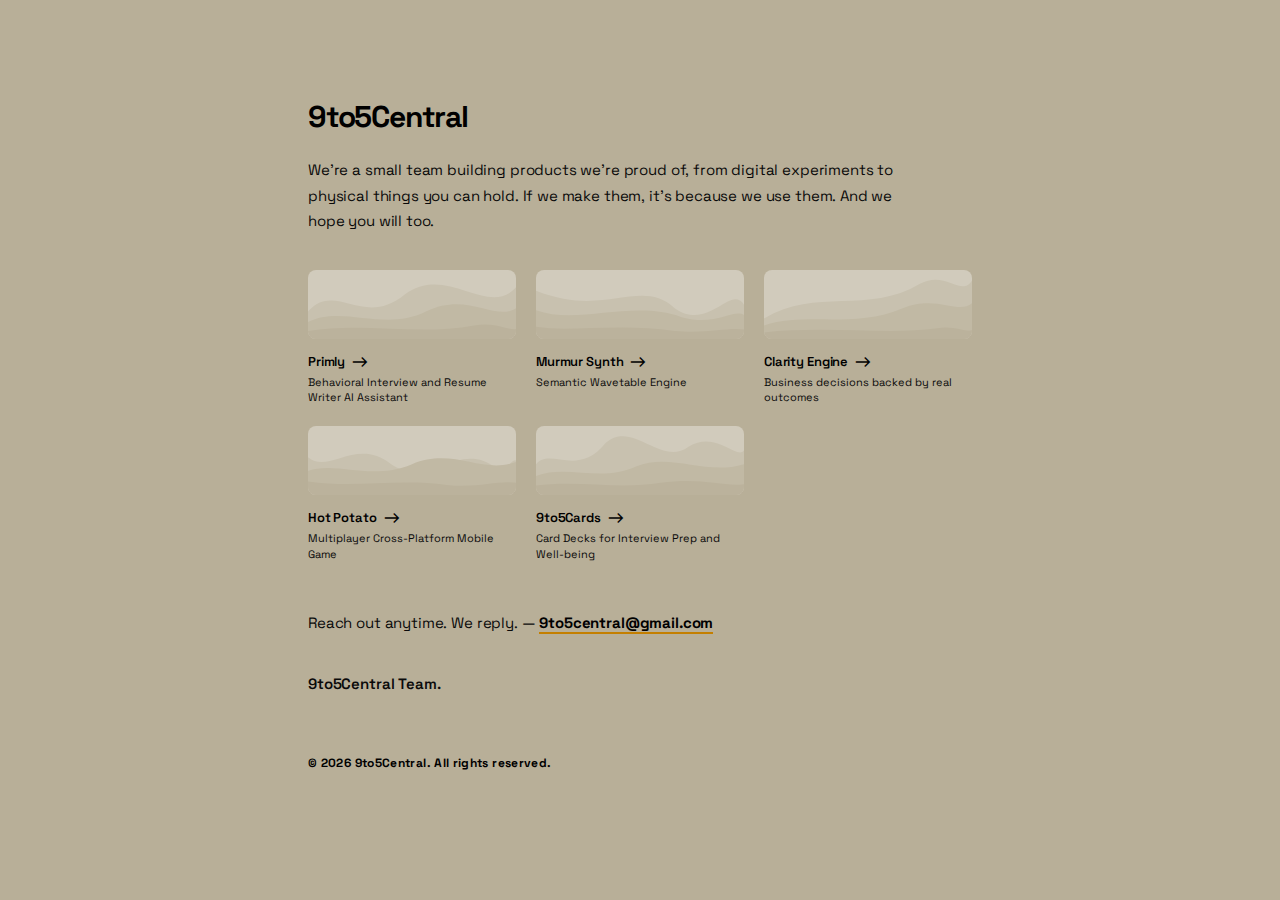
<file: index.html>
<!doctype html>
<html lang="en">
<head>
  <meta charset="utf-8">
  <meta name="viewport" content="width=device-width, initial-scale=1">
  <title>9to5Central</title>
  <link rel="preconnect" href="https://fonts.googleapis.com">
  <link rel="preconnect" href="https://fonts.gstatic.com" crossorigin>
  <link href="https://fonts.googleapis.com/css2?family=Space+Grotesk:wght@400;500;600;700&display=swap" rel="stylesheet">
  <link href="https://fonts.googleapis.com/css2?family=Material+Symbols+Outlined:opsz,wght,FILL,GRAD@20,400,0,0" rel="stylesheet">
  <link rel="stylesheet" href="styles.css">
</head>
<body>

  <h1>9to5Central</h1>

<div class="meta">
  <p>
    We’re a small team building products we’re proud of, from digital experiments to physical things you can hold. If we make them, it’s because we use them. And we hope you will too.
  </p>
</div>

  <div class="projects">

    <a href="https://www.primly.io" target="_blank" rel="noopener" class="project-card">
      <div class="project-img">
        <svg viewBox="0 0 300 100" xmlns="http://www.w3.org/2000/svg">
          <rect width="300" height="100" class="wave-bg"/>
          <path d="M0,60 C40,15 80,85 140,35 C200,-10 260,70 300,25 L300,100 L0,100Z" class="wave-1"/>
          <path d="M0,75 C50,50 110,90 170,60 C230,30 270,75 300,55 L300,100 L0,100Z" class="wave-2"/>
          <path d="M0,88 C80,75 160,95 240,80 C270,74 290,88 300,85 L300,100 L0,100Z" class="wave-3"/>
        </svg>
      </div>
      <div class="project-info">
        <div class="project-header">
          <span class="project-name">Primly</span>
          <span class="material-symbols-outlined project-arrow">east</span>
        </div>
        <span class="project-desc">Behavioral Interview and Resume Writer AI Assistant</span>
      </div>
    </a>

    <a href="https://murmursynth.com" target="_blank" rel="noopener" class="project-card">
      <div class="project-img">
        <svg viewBox="0 0 300 100" xmlns="http://www.w3.org/2000/svg">
          <rect width="300" height="100" class="wave-bg"/>
          <path d="M0,30 C100,70 150,10 200,55 C250,90 280,20 300,50 L300,100 L0,100Z" class="wave-1"/>
          <path d="M0,58 C60,80 140,42 210,68 C260,82 285,55 300,65 L300,100 L0,100Z" class="wave-2"/>
          <path d="M0,82 C50,90 120,76 200,88 C250,92 280,82 300,86 L300,100 L0,100Z" class="wave-3"/>
        </svg>
      </div>
      <div class="project-info">
        <div class="project-header">
          <span class="project-name">Murmur Synth</span>
          <span class="material-symbols-outlined project-arrow">east</span>
        </div>
        <span class="project-desc">Semantic Wavetable Engine</span>
      </div>
    </a>

    <a href="https://clarityengine.cc" target="_blank" rel="noopener" class="project-card">
      <div class="project-img">
        <svg viewBox="0 0 300 100" xmlns="http://www.w3.org/2000/svg">
          <rect width="300" height="100" class="wave-bg"/>
          <path d="M0,70 C75,25 150,65 225,20 C262,0 285,40 300,15 L300,100 L0,100Z" class="wave-1"/>
          <path d="M0,80 C60,60 130,85 200,55 C250,35 280,65 300,48 L300,100 L0,100Z" class="wave-2"/>
          <path d="M0,90 C90,80 180,94 250,84 C275,80 290,90 300,87 L300,100 L0,100Z" class="wave-3"/>
        </svg>
      </div>
      <div class="project-info">
        <div class="project-header">
          <span class="project-name">Clarity Engine</span>
          <span class="material-symbols-outlined project-arrow">east</span>
        </div>
        <span class="project-desc">Business decisions backed by real outcomes</span>
      </div>
    </a>

    <a href="/hotpotato" class="project-card">
      <div class="project-img">
        <svg viewBox="0 0 300 100" xmlns="http://www.w3.org/2000/svg">
          <rect width="300" height="100" class="wave-bg"/>
          <path d="M0,45 C30,70 70,15 120,55 C170,90 220,20 270,60 C285,70 295,45 300,50 L300,100 L0,100Z" class="wave-1"/>
          <path d="M0,65 C40,50 90,80 150,55 C210,30 250,70 300,52 L300,100 L0,100Z" class="wave-2"/>
          <path d="M0,80 C70,90 130,75 200,85 C245,90 275,78 300,82 L300,100 L0,100Z" class="wave-3"/>
        </svg>
      </div>
      <div class="project-info">
        <div class="project-header">
          <span class="project-name">Hot Potato</span>
          <span class="material-symbols-outlined project-arrow">east</span>
        </div>
        <span class="project-desc">Multiplayer Cross-Platform Mobile Game</span>
      </div>
    </a>

    <a href="https://9to5cards.com" target="_blank" rel="noopener" class="project-card">
      <div class="project-img">
        <svg viewBox="0 0 300 100" xmlns="http://www.w3.org/2000/svg">
          <rect width="300" height="100" class="wave-bg"/>
          <path d="M0,55 C20,30 60,75 100,25 C140,-10 180,60 220,30 C260,5 290,50 300,35 L300,100 L0,100Z" class="wave-1"/>
          <path d="M0,72 C45,55 95,82 145,58 C195,38 245,72 300,55 L300,100 L0,100Z" class="wave-2"/>
          <path d="M0,86 C60,78 120,92 180,82 C240,74 270,88 300,84 L300,100 L0,100Z" class="wave-3"/>
        </svg>
      </div>
      <div class="project-info">
        <div class="project-header">
          <span class="project-name">9to5Cards</span>
          <span class="material-symbols-outlined project-arrow">east</span>
        </div>
        <span class="project-desc">Card Decks for Interview Prep and Well-being</span>
      </div>
    </a>

  </div>

<p class="meta">
  Reach out anytime. We reply. —
  <a href="mailto:9to5central@gmail.com">9to5central@gmail.com</a>
</p>

<p class="signature">
  9to5Central Team.
</p>

<p class="copyright">
  © <span id="year"></span> 9to5Central. All rights reserved.
</p>

<script>
  document.getElementById("year").textContent = new Date().getFullYear();
</script>

</body>
</html>
</file>
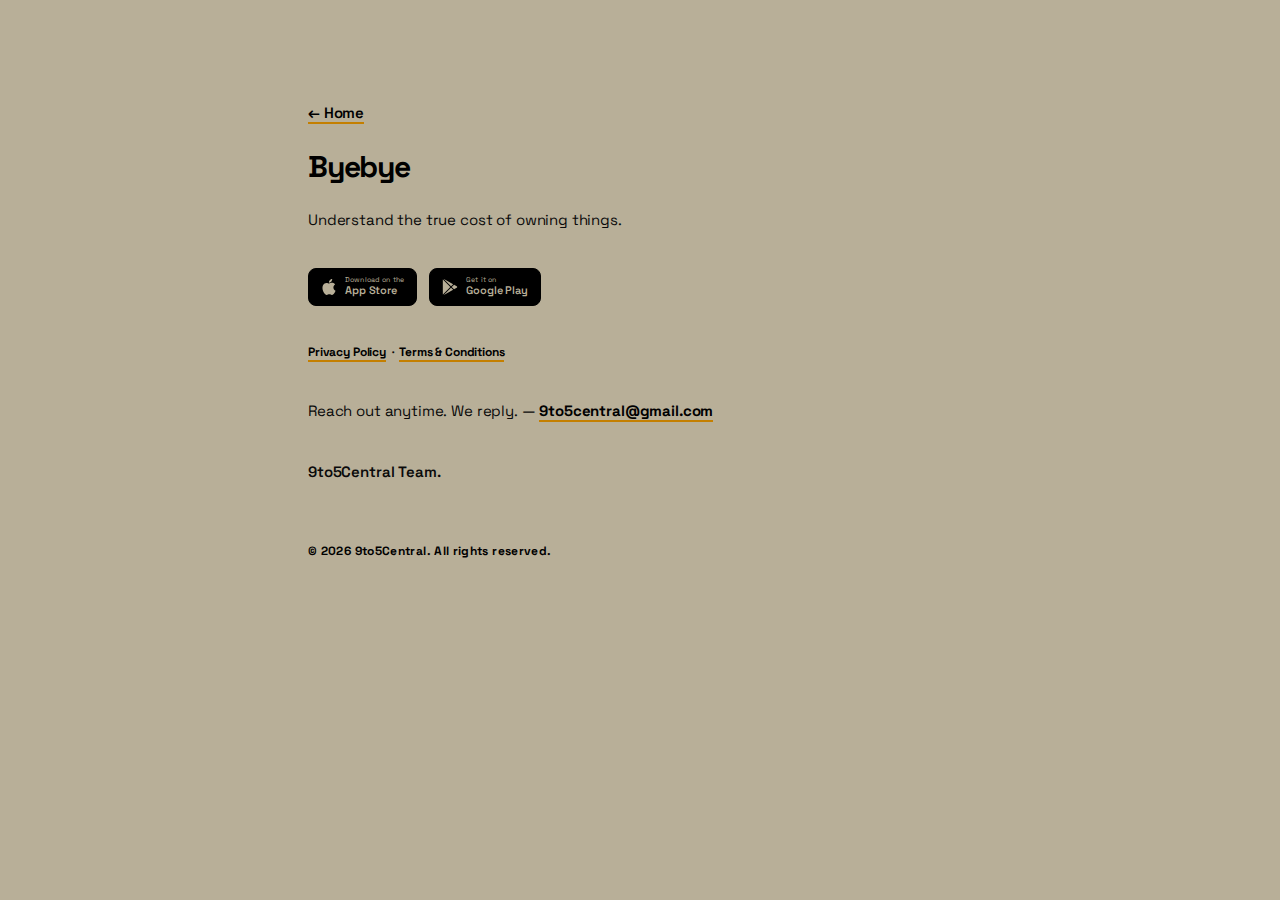
<file: byebye/index.html>
<!doctype html>
<html lang="en">
<head>
  <meta charset="utf-8">
  <meta name="viewport" content="width=device-width, initial-scale=1">
  <title>Byebye</title>
  <link rel="preconnect" href="https://fonts.googleapis.com">
  <link rel="preconnect" href="https://fonts.gstatic.com" crossorigin>
  <link href="https://fonts.googleapis.com/css2?family=Space+Grotesk:wght@400;500;600;700&display=swap" rel="stylesheet">
  <link rel="stylesheet" href="/styles.css">
</head>
<body>

  <p class="back"><a href="/">← Home</a></p>

  <h1>Byebye</h1>

  <div class="meta">
    Understand the true cost of owning things.
  </div>

  <div class="badges">
    <a href="https://www.apple.com/app-store/" target="_blank" rel="noopener" class="badge">
      <svg width="16" height="20" viewBox="0 0 24 24" fill="currentColor" xmlns="http://www.w3.org/2000/svg">
        <path d="M12.152 6.896c-.948 0-2.415-1.078-3.96-1.04-2.04.027-3.913 1.183-4.961 3.014-2.117 3.675-.546 9.103 1.519 12.09 1.013 1.454 2.208 3.09 3.792 3.039 1.52-.065 2.09-.986 3.935-.986 1.831 0 2.35.986 3.96.948 1.637-.026 2.676-1.48 3.676-2.948 1.156-1.688 1.636-3.325 1.662-3.415-.039-.013-3.182-1.221-3.22-4.857-.026-3.04 2.48-4.494 2.597-4.559-1.429-2.09-3.623-2.324-4.39-2.376-2-.156-3.675 1.09-4.61 1.09z"/>
        <path d="M15.53 3.83c.843-1.012 1.4-2.427 1.245-3.83-1.207.052-2.662.805-3.532 1.818-.78.896-1.454 2.338-1.273 3.714 1.338.104 2.715-.688 3.559-1.701z"/>
      </svg>
      <div class="badge-text">
        <small>Download on the</small>
        App Store
      </div>
    </a>
    <a href="https://play.google.com/store" target="_blank" rel="noopener" class="badge">
      <svg width="16" height="18" viewBox="0 0 24 24" fill="currentColor" xmlns="http://www.w3.org/2000/svg">
        <path d="M22.018 13.298l-3.919 2.218-3.515-3.493 3.543-3.521 3.891 2.202a1.49 1.49 0 0 1 0 2.594zM1.337.924a1.486 1.486 0 0 0-.112.568v21.017c0 .217.045.419.124.6l11.155-11.087L1.337.924zm12.207 10.065l3.258-3.238L3.45.195a1.466 1.466 0 0 0-.946-.179l11.04 10.973zm0 2.067l-11 10.933c.298.036.612-.016.906-.183l13.324-7.54-3.23-3.21z"/>
      </svg>
      <div class="badge-text">
        <small>Get it on</small>
        Google Play
      </div>
    </a>
  </div>

  <p class="legal">
    <a href="privacy-policy.html">Privacy Policy</a> &nbsp;·&nbsp; <a href="terms-conditions.html">Terms & Conditions</a>
  </p>

<p class="meta">
  Reach out anytime. We reply. —
  <a href="mailto:9to5central@gmail.com">9to5central@gmail.com</a>
</p>

<p class="signature">
  9to5Central Team.
</p>

<p class="copyright">
  © <span id="year"></span> 9to5Central. All rights reserved.
</p>

<script>
  document.getElementById("year").textContent = new Date().getFullYear();
</script>

</body>
</html>
</file>
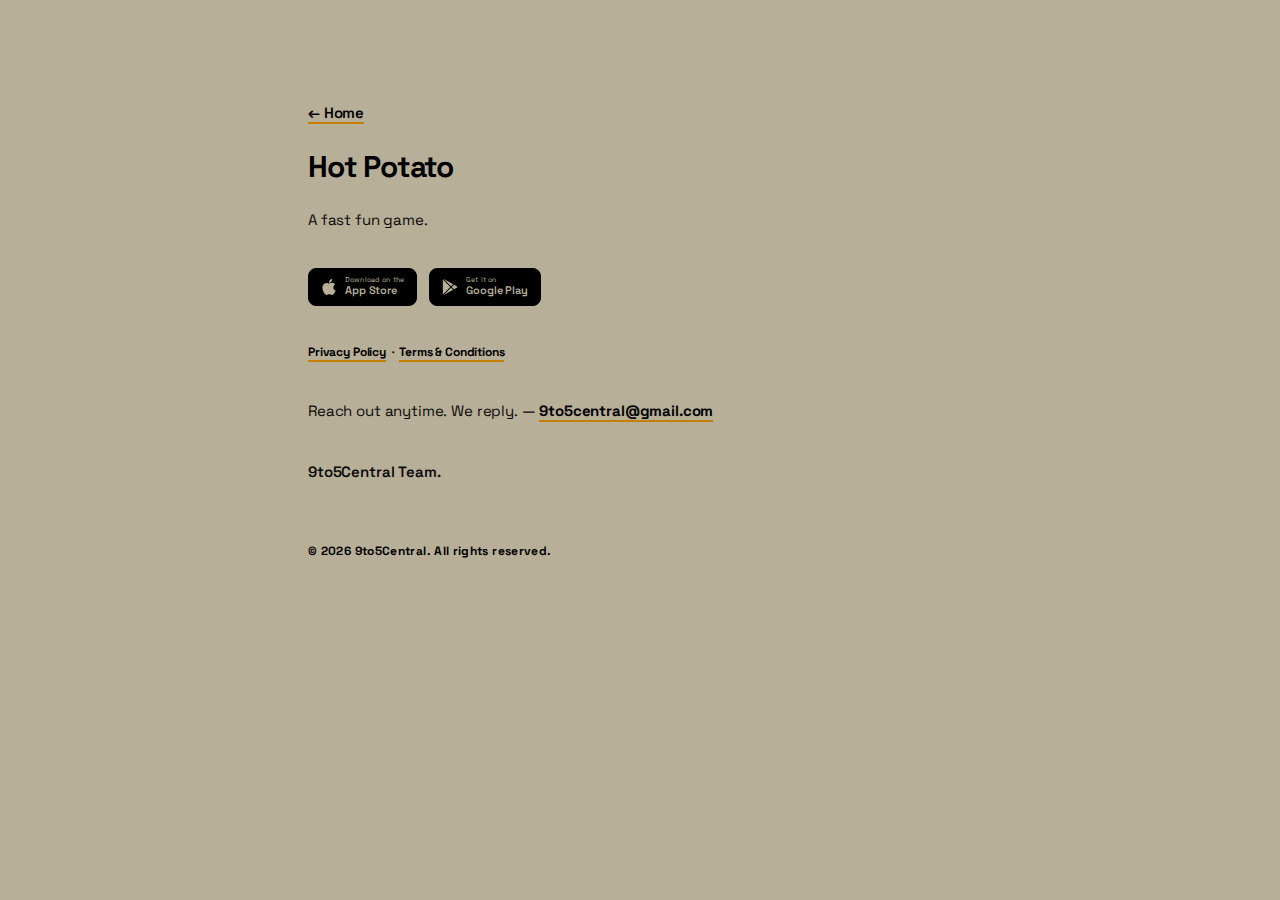
<file: hotpotato/index.html>
<!doctype html>
<html lang="en">
<head>
  <meta charset="utf-8">
  <meta name="viewport" content="width=device-width, initial-scale=1">
  <title>Hot Potato</title>
  <link rel="preconnect" href="https://fonts.googleapis.com">
  <link rel="preconnect" href="https://fonts.gstatic.com" crossorigin>
  <link href="https://fonts.googleapis.com/css2?family=Space+Grotesk:wght@400;500;600;700&display=swap" rel="stylesheet">
  <link rel="stylesheet" href="/styles.css">
</head>
<body>

  <p class="back"><a href="/">← Home</a></p>

  <h1>Hot Potato</h1>

  <div class="meta">
    A fast fun game.
  </div>

  <div class="badges">
    <a href="https://www.apple.com/app-store/" target="_blank" rel="noopener" class="badge">
      <svg width="16" height="20" viewBox="0 0 24 24" fill="currentColor" xmlns="http://www.w3.org/2000/svg">
        <path d="M12.152 6.896c-.948 0-2.415-1.078-3.96-1.04-2.04.027-3.913 1.183-4.961 3.014-2.117 3.675-.546 9.103 1.519 12.09 1.013 1.454 2.208 3.09 3.792 3.039 1.52-.065 2.09-.986 3.935-.986 1.831 0 2.35.986 3.96.948 1.637-.026 2.676-1.48 3.676-2.948 1.156-1.688 1.636-3.325 1.662-3.415-.039-.013-3.182-1.221-3.22-4.857-.026-3.04 2.48-4.494 2.597-4.559-1.429-2.09-3.623-2.324-4.39-2.376-2-.156-3.675 1.09-4.61 1.09z"/>
        <path d="M15.53 3.83c.843-1.012 1.4-2.427 1.245-3.83-1.207.052-2.662.805-3.532 1.818-.78.896-1.454 2.338-1.273 3.714 1.338.104 2.715-.688 3.559-1.701z"/>
      </svg>
      <div class="badge-text">
        <small>Download on the</small>
        App Store
      </div>
    </a>
    <a href="https://play.google.com/store" target="_blank" rel="noopener" class="badge">
      <svg width="16" height="18" viewBox="0 0 24 24" fill="currentColor" xmlns="http://www.w3.org/2000/svg">
        <path d="M22.018 13.298l-3.919 2.218-3.515-3.493 3.543-3.521 3.891 2.202a1.49 1.49 0 0 1 0 2.594zM1.337.924a1.486 1.486 0 0 0-.112.568v21.017c0 .217.045.419.124.6l11.155-11.087L1.337.924zm12.207 10.065l3.258-3.238L3.45.195a1.466 1.466 0 0 0-.946-.179l11.04 10.973zm0 2.067l-11 10.933c.298.036.612-.016.906-.183l13.324-7.54-3.23-3.21z"/>
      </svg>
      <div class="badge-text">
        <small>Get it on</small>
        Google Play
      </div>
    </a>
  </div>

  <p class="legal">
    <a href="privacy-policy.html">Privacy Policy</a> &nbsp;·&nbsp; <a href="terms-conditions.html">Terms & Conditions</a>
  </p>

<p class="meta">
  Reach out anytime. We reply. —
  <a href="mailto:9to5central@gmail.com">9to5central@gmail.com</a>
</p>

<p class="signature">
  9to5Central Team.
</p>

<p class="copyright">
  © <span id="year"></span> 9to5Central. All rights reserved.
</p>

<script>
  document.getElementById("year").textContent = new Date().getFullYear();
</script>

</body>
</html>
</file>
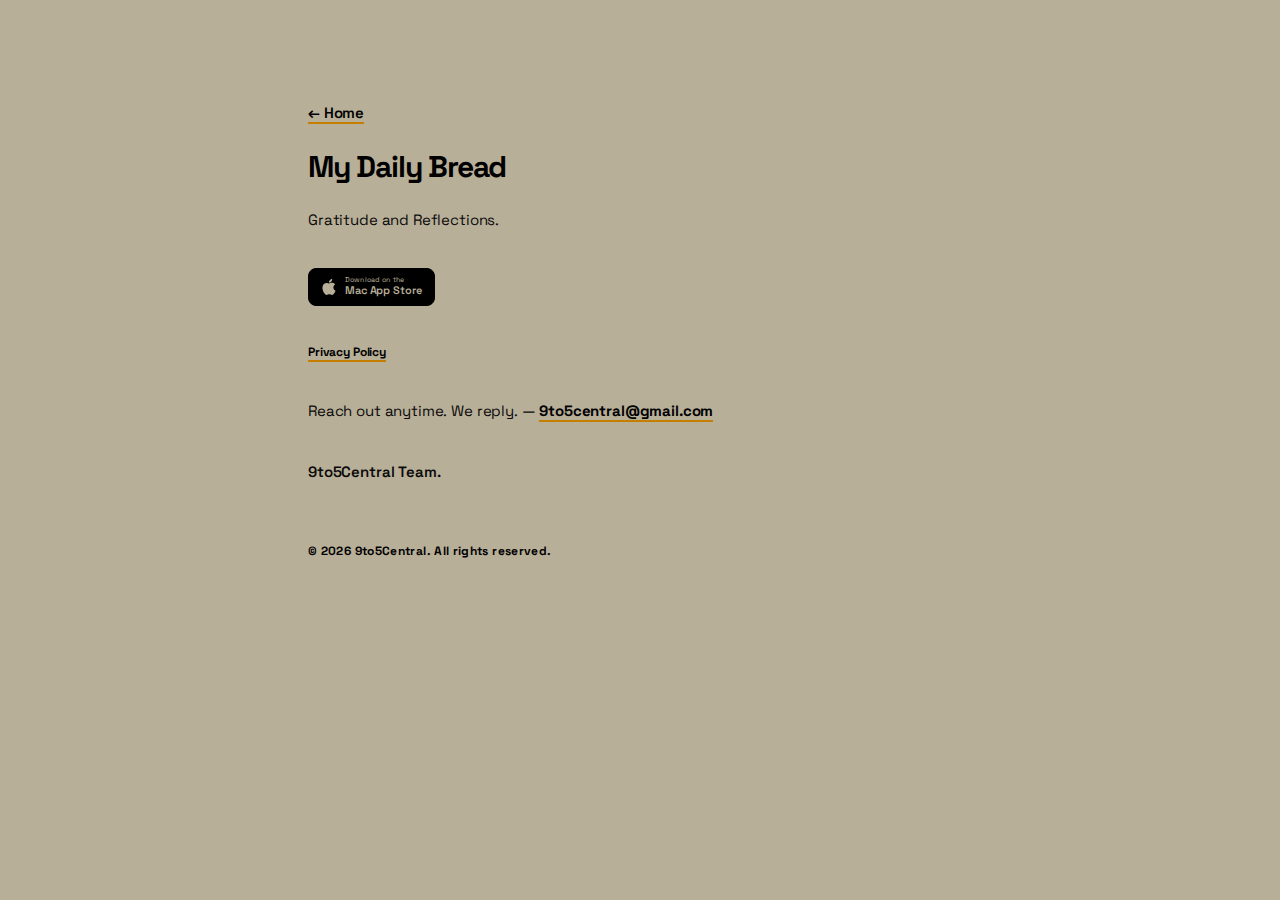
<file: mydailybread/index.html>
<!doctype html>
<html lang="en">
<head>
  <meta charset="utf-8">
  <meta name="viewport" content="width=device-width, initial-scale=1">
  <title>My Daily Bread</title>
  <link rel="preconnect" href="https://fonts.googleapis.com">
  <link rel="preconnect" href="https://fonts.gstatic.com" crossorigin>
  <link href="https://fonts.googleapis.com/css2?family=Space+Grotesk:wght@400;500;600;700&display=swap" rel="stylesheet">
  <link rel="stylesheet" href="/styles.css">
</head>
<body>

  <p class="back"><a href="/">← Home</a></p>

  <h1>My Daily Bread</h1>

  <div class="meta">
    Gratitude and Reflections.
  </div>

  <div class="badges">
    <a href="#" target="_blank" rel="noopener" class="badge">
      <svg width="16" height="20" viewBox="0 0 24 24" fill="currentColor" xmlns="http://www.w3.org/2000/svg">
        <path d="M12.152 6.896c-.948 0-2.415-1.078-3.96-1.04-2.04.027-3.913 1.183-4.961 3.014-2.117 3.675-.546 9.103 1.519 12.09 1.013 1.454 2.208 3.09 3.792 3.039 1.52-.065 2.09-.986 3.935-.986 1.831 0 2.35.986 3.96.948 1.637-.026 2.676-1.48 3.676-2.948 1.156-1.688 1.636-3.325 1.662-3.415-.039-.013-3.182-1.221-3.22-4.857-.026-3.04 2.48-4.494 2.597-4.559-1.429-2.09-3.623-2.324-4.39-2.376-2-.156-3.675 1.09-4.61 1.09z"/>
        <path d="M15.53 3.83c.843-1.012 1.4-2.427 1.245-3.83-1.207.052-2.662.805-3.532 1.818-.78.896-1.454 2.338-1.273 3.714 1.338.104 2.715-.688 3.559-1.701z"/>
      </svg>
      <div class="badge-text">
        <small>Download on the</small>
        Mac App Store
      </div>
    </a>
  </div>

  <p class="legal">
    <a href="privacy-policy.html">Privacy Policy</a>
  </p>

<p class="meta">
  Reach out anytime. We reply. —
  <a href="mailto:9to5central@gmail.com">9to5central@gmail.com</a>
</p>

<p class="signature">
  9to5Central Team.
</p>

<p class="copyright">
  © <span id="year"></span> 9to5Central. All rights reserved.
</p>

<script>
  document.getElementById("year").textContent = new Date().getFullYear();
</script>

</body>
</html>
</file>
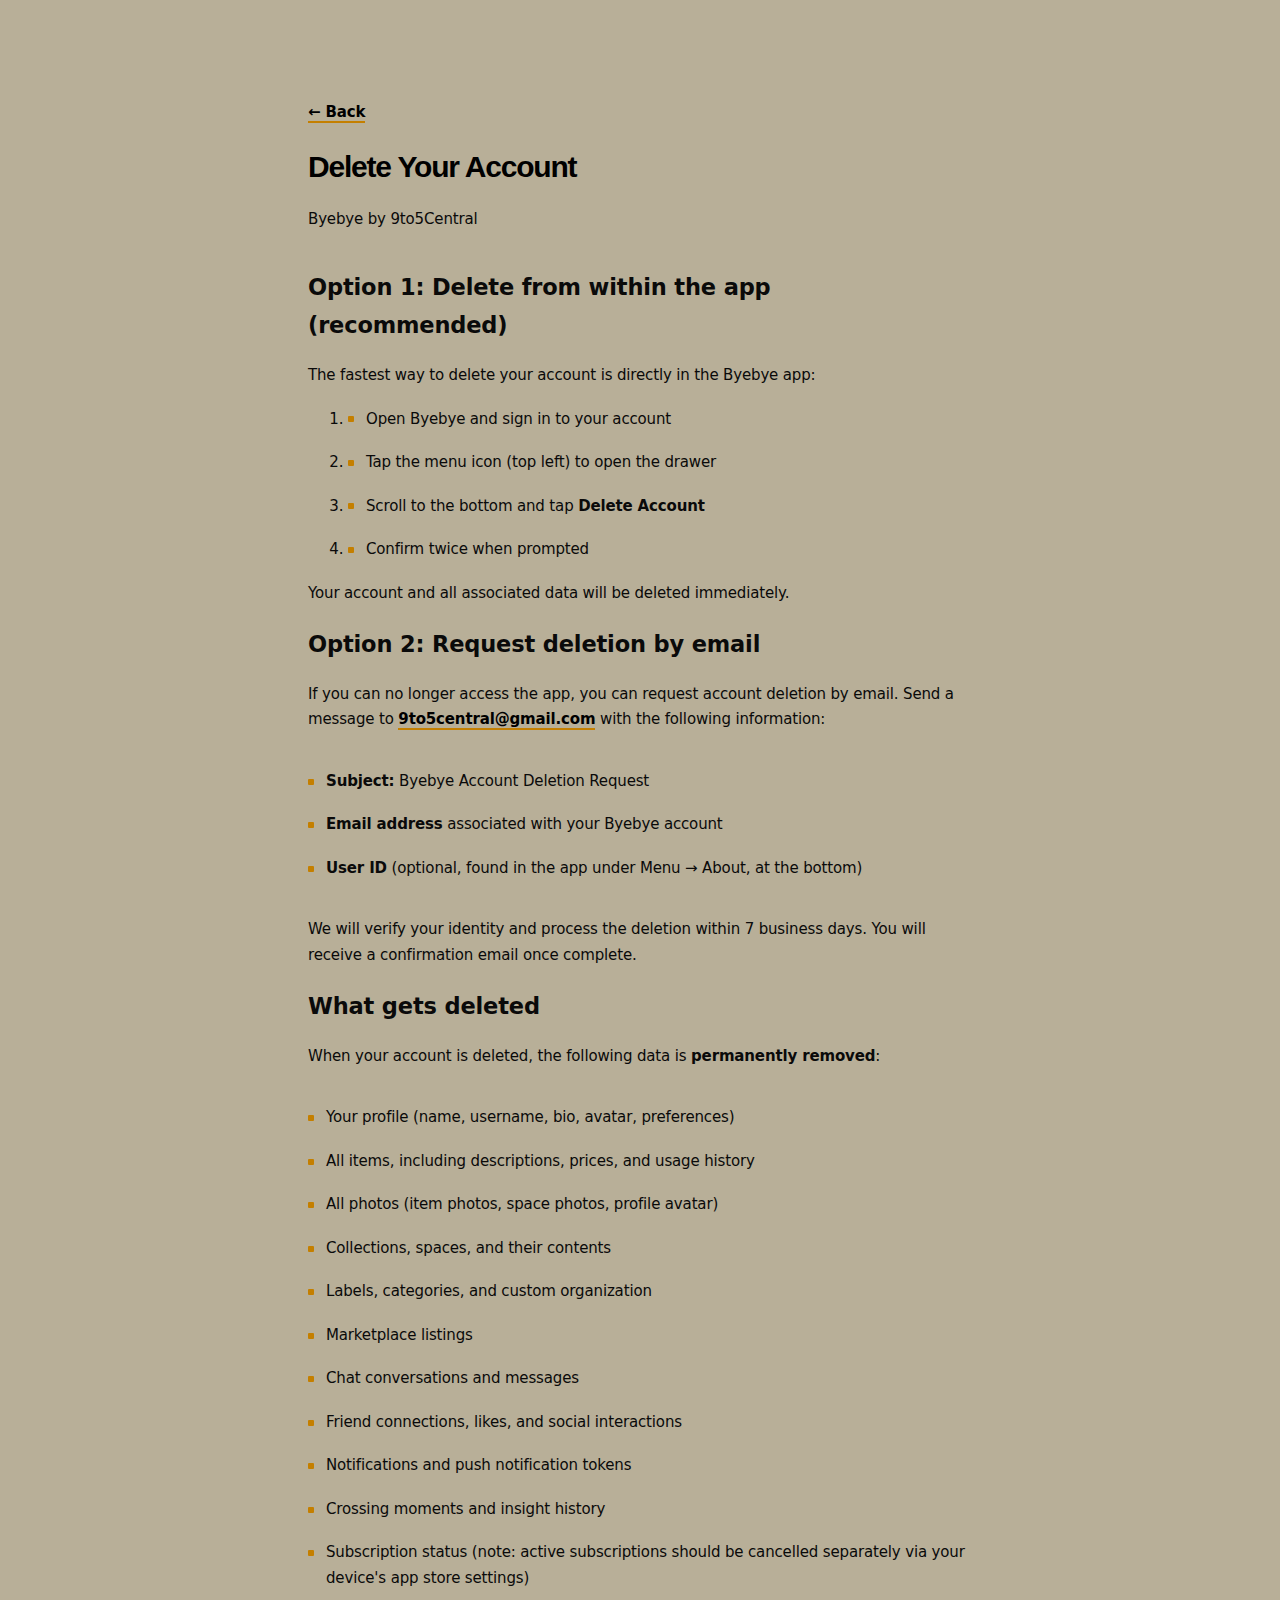
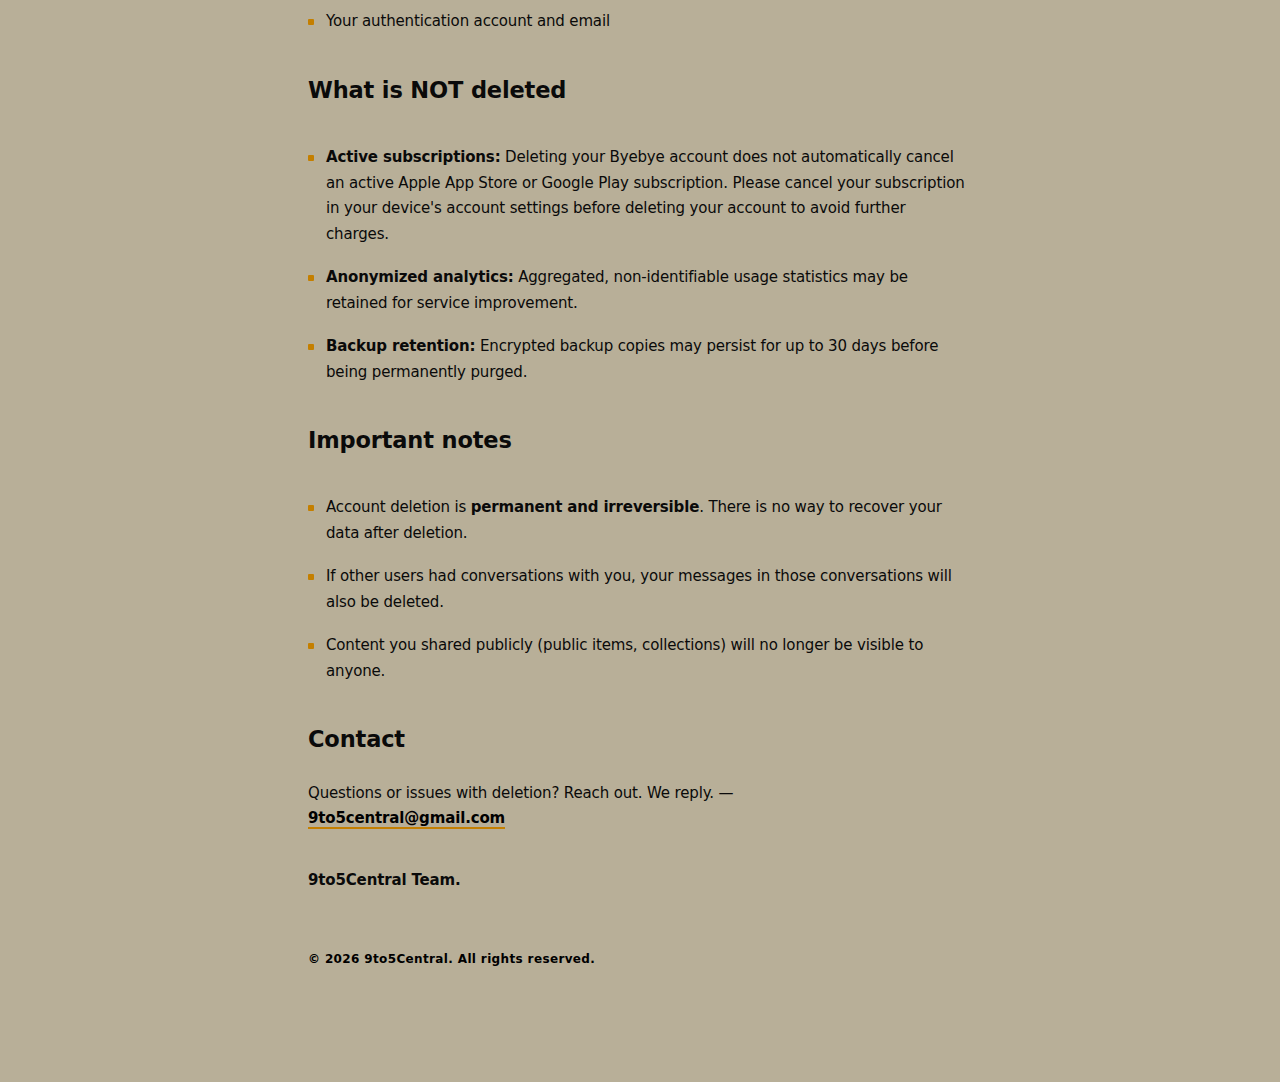
<file: byebye/delete-account.html>
<!doctype html>
<html lang="en">
<head>
  <meta charset="utf-8">
  <meta name="viewport" content="width=device-width, initial-scale=1">
  <title>Delete Account | Byebye</title>
  <link rel="preconnect" href="https://fonts.googleapis.com">
  <link rel="preconnect" href="https://fonts.gstatic.com" crossorigin>
  <link href="https://fonts.googleapis.com/css2?family=Zalando+Sans+Expanded:wght@400;500;600;700;900&display=swap" rel="stylesheet">
  <link rel="stylesheet" href="/styles.css">
</head>
<body>

  <p class="back"><a href="/byebye">&larr; Back</a></p>

  <h1>Delete Your Account</h1>
  <div class="meta">Byebye by 9to5Central</div>

  <h2>Option 1: Delete from within the app (recommended)</h2>
  <p>
    The fastest way to delete your account is directly in the Byebye app:
  </p>
  <ol>
    <li>Open Byebye and sign in to your account</li>
    <li>Tap the menu icon (top left) to open the drawer</li>
    <li>Scroll to the bottom and tap <strong>Delete Account</strong></li>
    <li>Confirm twice when prompted</li>
  </ol>
  <p>Your account and all associated data will be deleted immediately.</p>

  <h2>Option 2: Request deletion by email</h2>
  <p>
    If you can no longer access the app, you can request account deletion by email.
    Send a message to
    <a href="mailto:9to5central@gmail.com?subject=Byebye%20Account%20Deletion%20Request">9to5central@gmail.com</a>
    with the following information:
  </p>
  <ul>
    <li><strong>Subject:</strong> Byebye Account Deletion Request</li>
    <li><strong>Email address</strong> associated with your Byebye account</li>
    <li><strong>User ID</strong> (optional, found in the app under Menu &rarr; About, at the bottom)</li>
  </ul>
  <p>
    We will verify your identity and process the deletion within 7 business days.
    You will receive a confirmation email once complete.
  </p>

  <h2>What gets deleted</h2>
  <p>When your account is deleted, the following data is <strong>permanently removed</strong>:</p>
  <ul>
    <li>Your profile (name, username, bio, avatar, preferences)</li>
    <li>All items, including descriptions, prices, and usage history</li>
    <li>All photos (item photos, space photos, profile avatar)</li>
    <li>Collections, spaces, and their contents</li>
    <li>Labels, categories, and custom organization</li>
    <li>Marketplace listings</li>
    <li>Chat conversations and messages</li>
    <li>Friend connections, likes, and social interactions</li>
    <li>Notifications and push notification tokens</li>
    <li>Crossing moments and insight history</li>
    <li>Subscription status (note: active subscriptions should be cancelled separately via your device's app store settings)</li>
    <li>Your authentication account and email</li>
  </ul>

  <h2>What is NOT deleted</h2>
  <ul>
    <li><strong>Active subscriptions:</strong> Deleting your Byebye account does not automatically cancel an active Apple App Store or Google Play subscription. Please cancel your subscription in your device's account settings before deleting your account to avoid further charges.</li>
    <li><strong>Anonymized analytics:</strong> Aggregated, non-identifiable usage statistics may be retained for service improvement.</li>
    <li><strong>Backup retention:</strong> Encrypted backup copies may persist for up to 30 days before being permanently purged.</li>
  </ul>

  <h2>Important notes</h2>
  <ul>
    <li>Account deletion is <strong>permanent and irreversible</strong>. There is no way to recover your data after deletion.</li>
    <li>If other users had conversations with you, your messages in those conversations will also be deleted.</li>
    <li>Content you shared publicly (public items, collections) will no longer be visible to anyone.</li>
  </ul>

  <h2>Contact</h2>
  <p class="meta">
    Questions or issues with deletion? Reach out. We reply. &mdash;
    <a href="mailto:9to5central@gmail.com">9to5central@gmail.com</a>
  </p>

  <p class="signature">
    9to5Central Team.
  </p>

  <p class="copyright">
    &copy; <span id="year"></span> 9to5Central. All rights reserved.
  </p>

  <script>
    document.getElementById("year").textContent = new Date().getFullYear();
  </script>

</body>
</html>
</file>
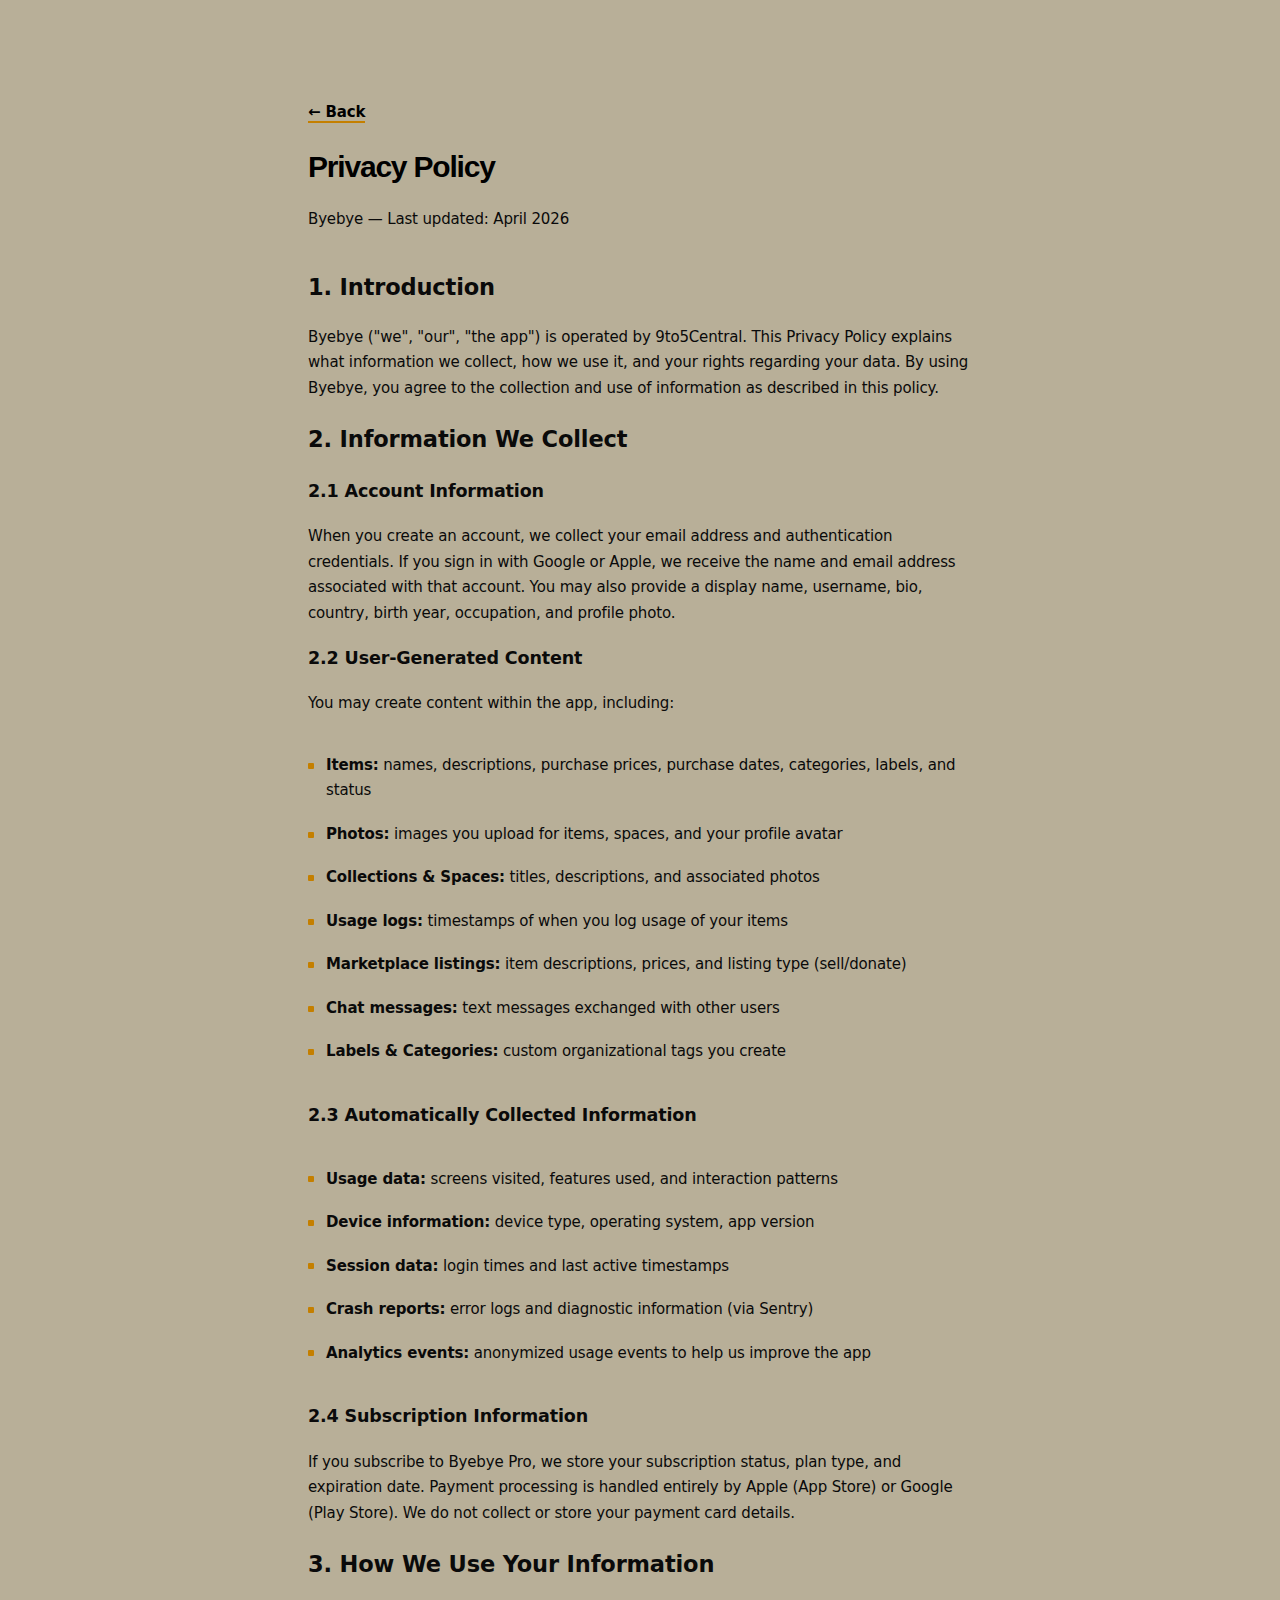
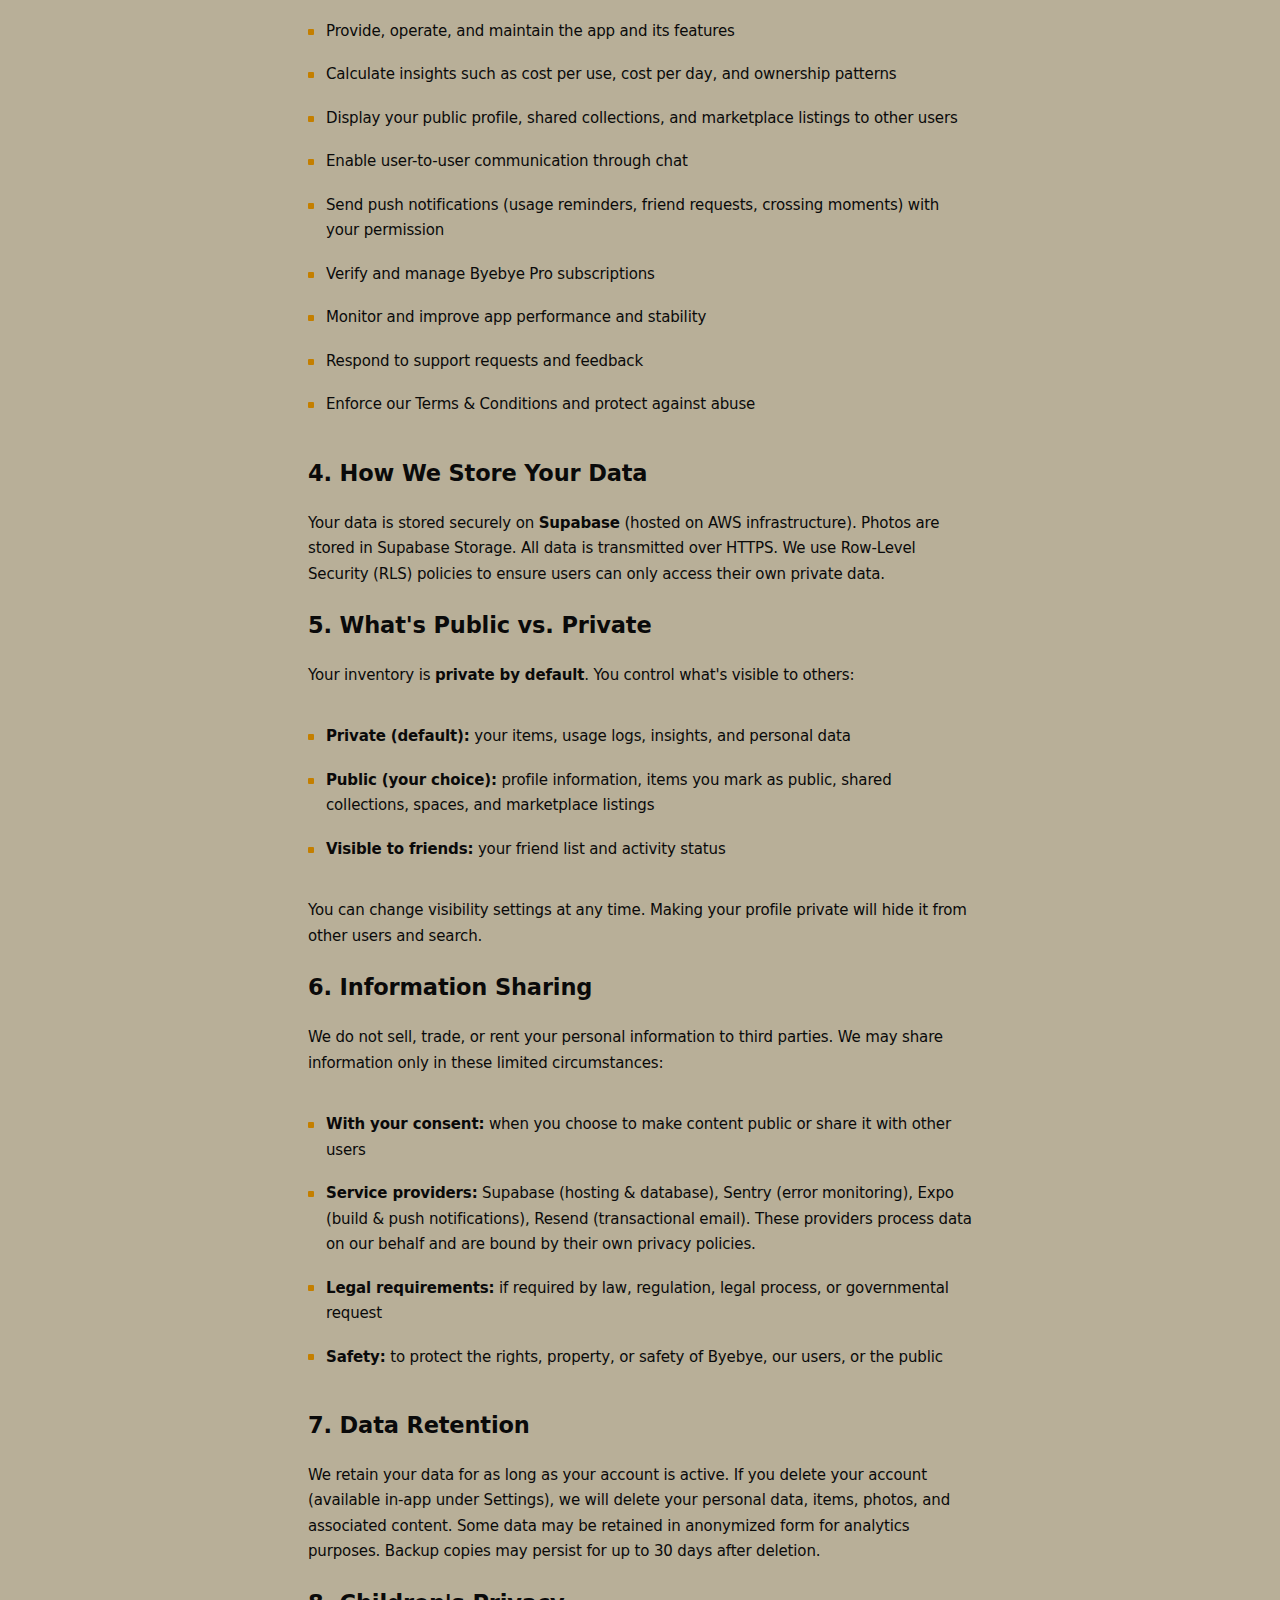
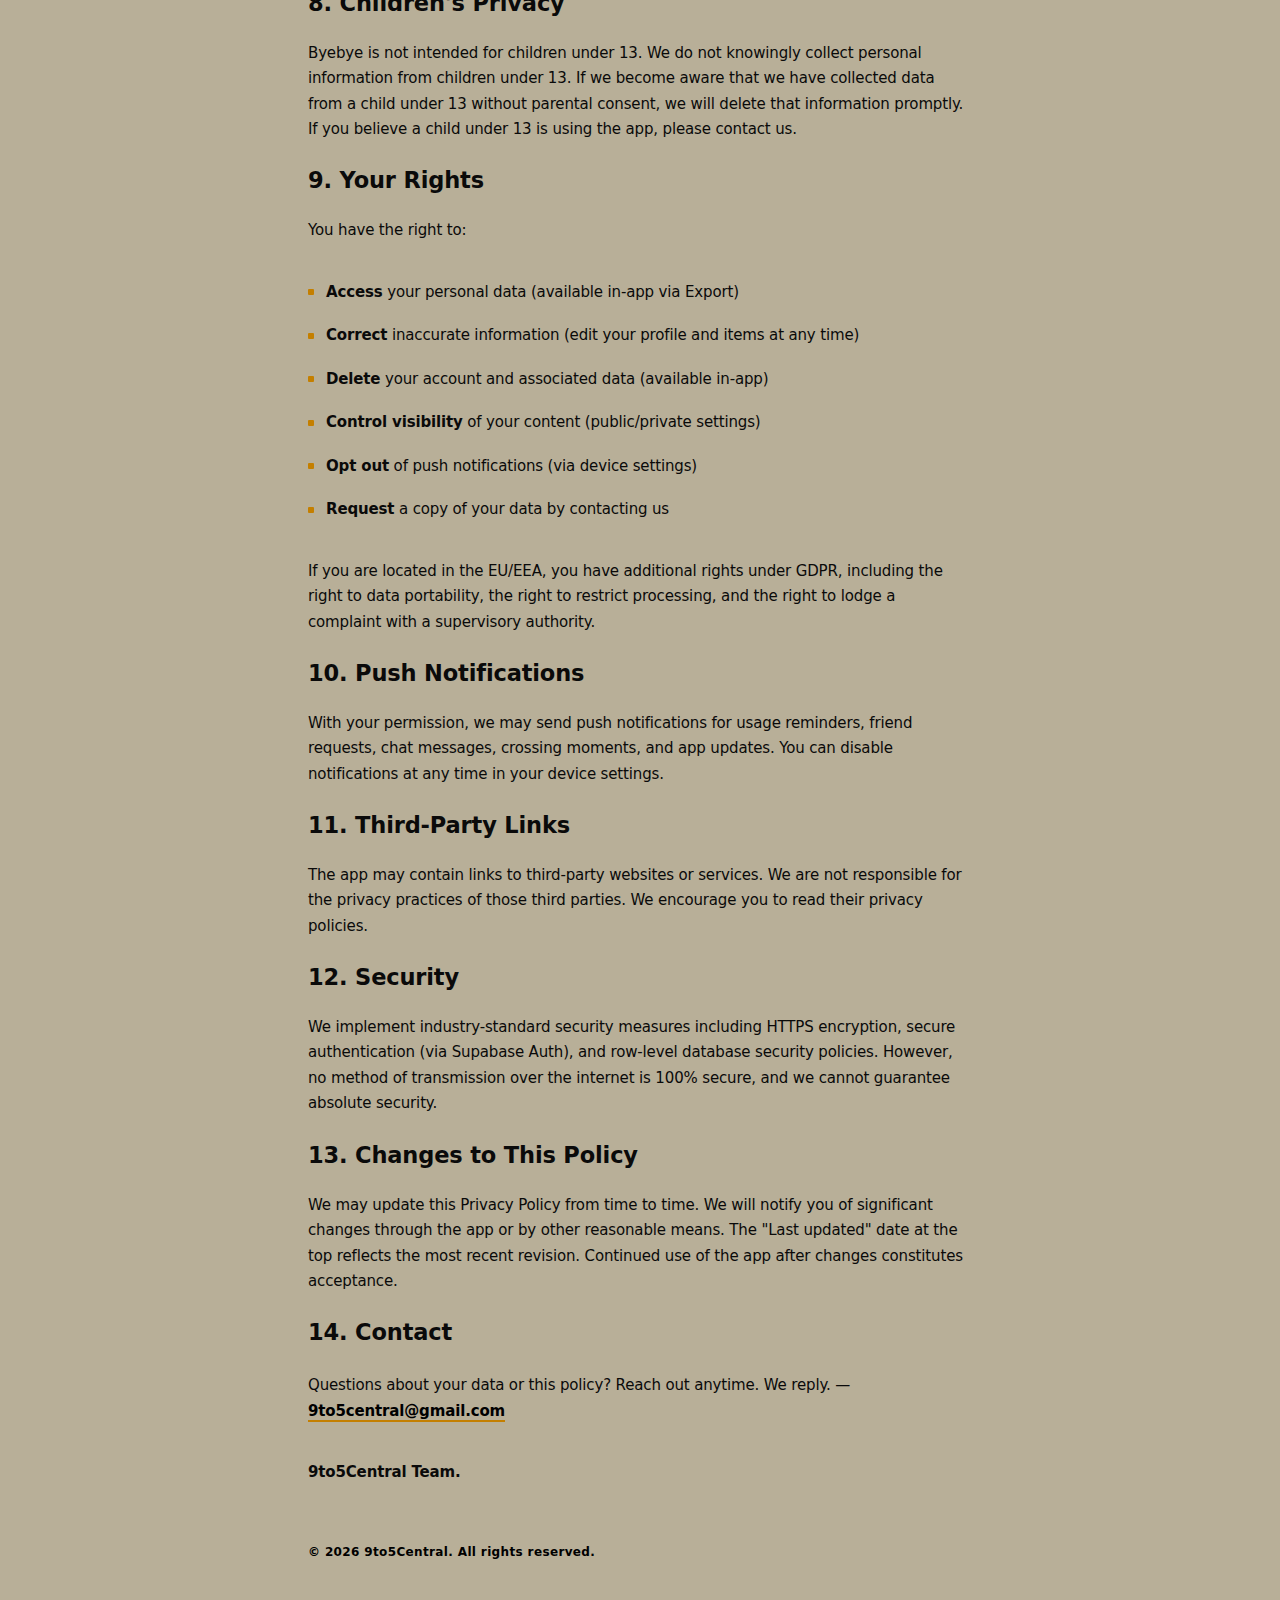
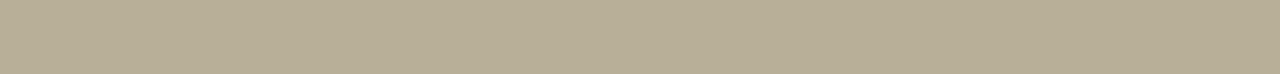
<file: byebye/privacy-policy.html>
<!doctype html>
<html lang="en">
<head>
  <meta charset="utf-8">
  <meta name="viewport" content="width=device-width, initial-scale=1">
  <title>Privacy Policy | Byebye</title>
  <link rel="preconnect" href="https://fonts.googleapis.com">
  <link rel="preconnect" href="https://fonts.gstatic.com" crossorigin>
  <link href="https://fonts.googleapis.com/css2?family=Zalando+Sans+Expanded:wght@400;500;600;700;900&display=swap" rel="stylesheet">
  <link rel="stylesheet" href="/styles.css">
</head>
<body>

  <p class="back"><a href="/byebye">&larr; Back</a></p>

  <h1>Privacy Policy</h1>
  <div class="meta">Byebye &mdash; Last updated: April 2026</div>

  <h2>1. Introduction</h2>
  <p>
    Byebye ("we", "our", "the app") is operated by 9to5Central. This Privacy Policy
    explains what information we collect, how we use it, and your rights regarding your
    data. By using Byebye, you agree to the collection and use of information as described
    in this policy.
  </p>

  <h2>2. Information We Collect</h2>

  <h3>2.1 Account Information</h3>
  <p>
    When you create an account, we collect your email address and authentication credentials.
    If you sign in with Google or Apple, we receive the name and email address associated
    with that account. You may also provide a display name, username, bio, country,
    birth year, occupation, and profile photo.
  </p>

  <h3>2.2 User-Generated Content</h3>
  <p>
    You may create content within the app, including:
  </p>
  <ul>
    <li><strong>Items:</strong> names, descriptions, purchase prices, purchase dates, categories, labels, and status</li>
    <li><strong>Photos:</strong> images you upload for items, spaces, and your profile avatar</li>
    <li><strong>Collections &amp; Spaces:</strong> titles, descriptions, and associated photos</li>
    <li><strong>Usage logs:</strong> timestamps of when you log usage of your items</li>
    <li><strong>Marketplace listings:</strong> item descriptions, prices, and listing type (sell/donate)</li>
    <li><strong>Chat messages:</strong> text messages exchanged with other users</li>
    <li><strong>Labels &amp; Categories:</strong> custom organizational tags you create</li>
  </ul>

  <h3>2.3 Automatically Collected Information</h3>
  <ul>
    <li><strong>Usage data:</strong> screens visited, features used, and interaction patterns</li>
    <li><strong>Device information:</strong> device type, operating system, app version</li>
    <li><strong>Session data:</strong> login times and last active timestamps</li>
    <li><strong>Crash reports:</strong> error logs and diagnostic information (via Sentry)</li>
    <li><strong>Analytics events:</strong> anonymized usage events to help us improve the app</li>
  </ul>

  <h3>2.4 Subscription Information</h3>
  <p>
    If you subscribe to Byebye Pro, we store your subscription status, plan type, and
    expiration date. Payment processing is handled entirely by Apple (App Store) or
    Google (Play Store). We do not collect or store your payment card details.
  </p>

  <h2>3. How We Use Your Information</h2>
  <ul>
    <li>Provide, operate, and maintain the app and its features</li>
    <li>Calculate insights such as cost per use, cost per day, and ownership patterns</li>
    <li>Display your public profile, shared collections, and marketplace listings to other users</li>
    <li>Enable user-to-user communication through chat</li>
    <li>Send push notifications (usage reminders, friend requests, crossing moments) with your permission</li>
    <li>Verify and manage Byebye Pro subscriptions</li>
    <li>Monitor and improve app performance and stability</li>
    <li>Respond to support requests and feedback</li>
    <li>Enforce our Terms &amp; Conditions and protect against abuse</li>
  </ul>

  <h2>4. How We Store Your Data</h2>
  <p>
    Your data is stored securely on <strong>Supabase</strong> (hosted on AWS infrastructure).
    Photos are stored in Supabase Storage. All data is transmitted over HTTPS. We use
    Row-Level Security (RLS) policies to ensure users can only access their own private data.
  </p>

  <h2>5. What's Public vs. Private</h2>
  <p>
    Your inventory is <strong>private by default</strong>. You control what's visible to others:
  </p>
  <ul>
    <li><strong>Private (default):</strong> your items, usage logs, insights, and personal data</li>
    <li><strong>Public (your choice):</strong> profile information, items you mark as public, shared collections, spaces, and marketplace listings</li>
    <li><strong>Visible to friends:</strong> your friend list and activity status</li>
  </ul>
  <p>
    You can change visibility settings at any time. Making your profile private will hide it
    from other users and search.
  </p>

  <h2>6. Information Sharing</h2>
  <p>
    We do not sell, trade, or rent your personal information to third parties. We may share
    information only in these limited circumstances:
  </p>
  <ul>
    <li><strong>With your consent:</strong> when you choose to make content public or share it with other users</li>
    <li><strong>Service providers:</strong> Supabase (hosting &amp; database), Sentry (error monitoring), Expo (build &amp; push notifications), Resend (transactional email). These providers process data on our behalf and are bound by their own privacy policies.</li>
    <li><strong>Legal requirements:</strong> if required by law, regulation, legal process, or governmental request</li>
    <li><strong>Safety:</strong> to protect the rights, property, or safety of Byebye, our users, or the public</li>
  </ul>

  <h2>7. Data Retention</h2>
  <p>
    We retain your data for as long as your account is active. If you delete your account
    (available in-app under Settings), we will delete your personal data, items, photos,
    and associated content. Some data may be retained in anonymized form for analytics
    purposes. Backup copies may persist for up to 30 days after deletion.
  </p>

  <h2>8. Children's Privacy</h2>
  <p>
    Byebye is not intended for children under 13. We do not knowingly collect personal
    information from children under 13. If we become aware that we have collected data
    from a child under 13 without parental consent, we will delete that information promptly.
    If you believe a child under 13 is using the app, please contact us.
  </p>

  <h2>9. Your Rights</h2>
  <p>You have the right to:</p>
  <ul>
    <li><strong>Access</strong> your personal data (available in-app via Export)</li>
    <li><strong>Correct</strong> inaccurate information (edit your profile and items at any time)</li>
    <li><strong>Delete</strong> your account and associated data (available in-app)</li>
    <li><strong>Control visibility</strong> of your content (public/private settings)</li>
    <li><strong>Opt out</strong> of push notifications (via device settings)</li>
    <li><strong>Request</strong> a copy of your data by contacting us</li>
  </ul>
  <p>
    If you are located in the EU/EEA, you have additional rights under GDPR, including
    the right to data portability, the right to restrict processing, and the right to
    lodge a complaint with a supervisory authority.
  </p>

  <h2>10. Push Notifications</h2>
  <p>
    With your permission, we may send push notifications for usage reminders, friend
    requests, chat messages, crossing moments, and app updates. You can disable
    notifications at any time in your device settings.
  </p>

  <h2>11. Third-Party Links</h2>
  <p>
    The app may contain links to third-party websites or services. We are not responsible
    for the privacy practices of those third parties. We encourage you to read their
    privacy policies.
  </p>

  <h2>12. Security</h2>
  <p>
    We implement industry-standard security measures including HTTPS encryption, secure
    authentication (via Supabase Auth), and row-level database security policies. However,
    no method of transmission over the internet is 100% secure, and we cannot guarantee
    absolute security.
  </p>

  <h2>13. Changes to This Policy</h2>
  <p>
    We may update this Privacy Policy from time to time. We will notify you of significant
    changes through the app or by other reasonable means. The "Last updated" date at the
    top reflects the most recent revision. Continued use of the app after changes
    constitutes acceptance.
  </p>

  <h2>14. Contact</h2>
  <p class="meta">
    Questions about your data or this policy? Reach out anytime. We reply. &mdash;
    <a href="mailto:9to5central@gmail.com">9to5central@gmail.com</a>
  </p>

  <p class="signature">
    9to5Central Team.
  </p>

  <p class="copyright">
    &copy; <span id="year"></span> 9to5Central. All rights reserved.
  </p>

  <script>
    document.getElementById("year").textContent = new Date().getFullYear();
  </script>

</body>
</html>
</file>
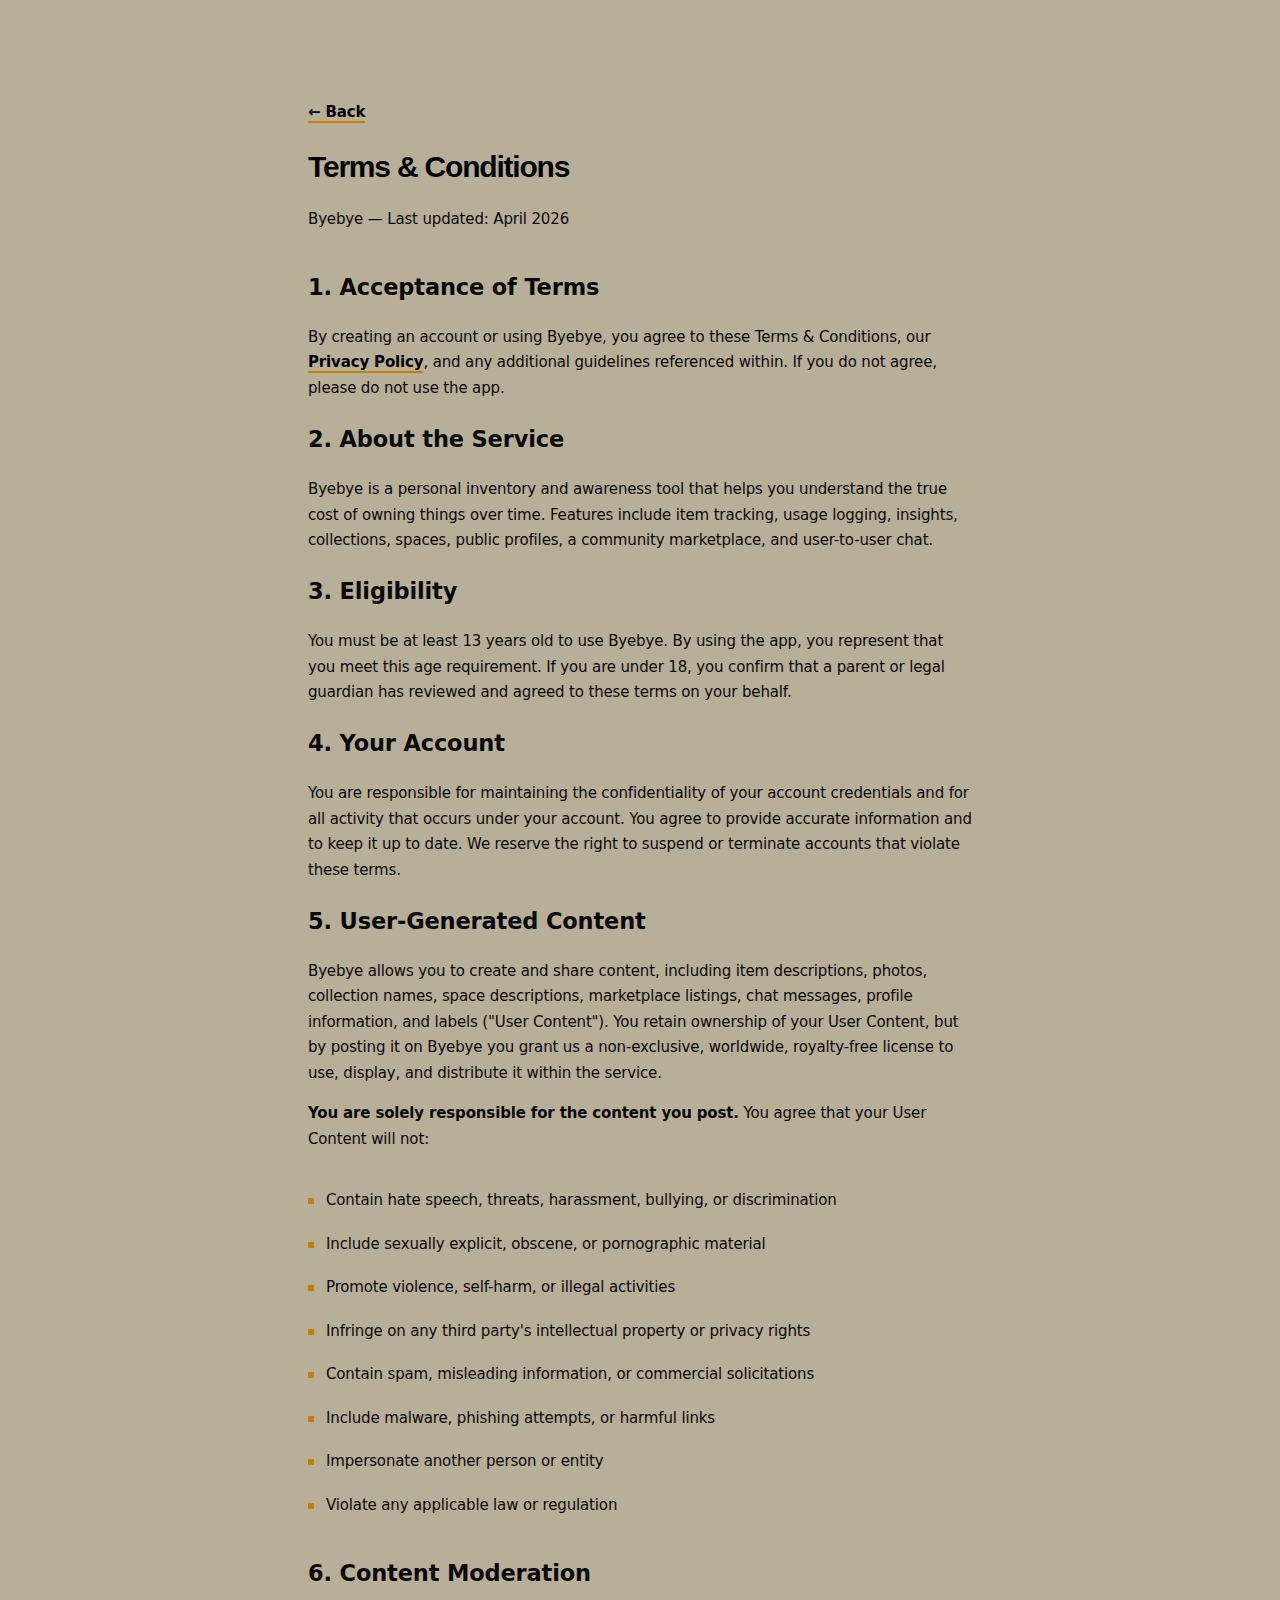
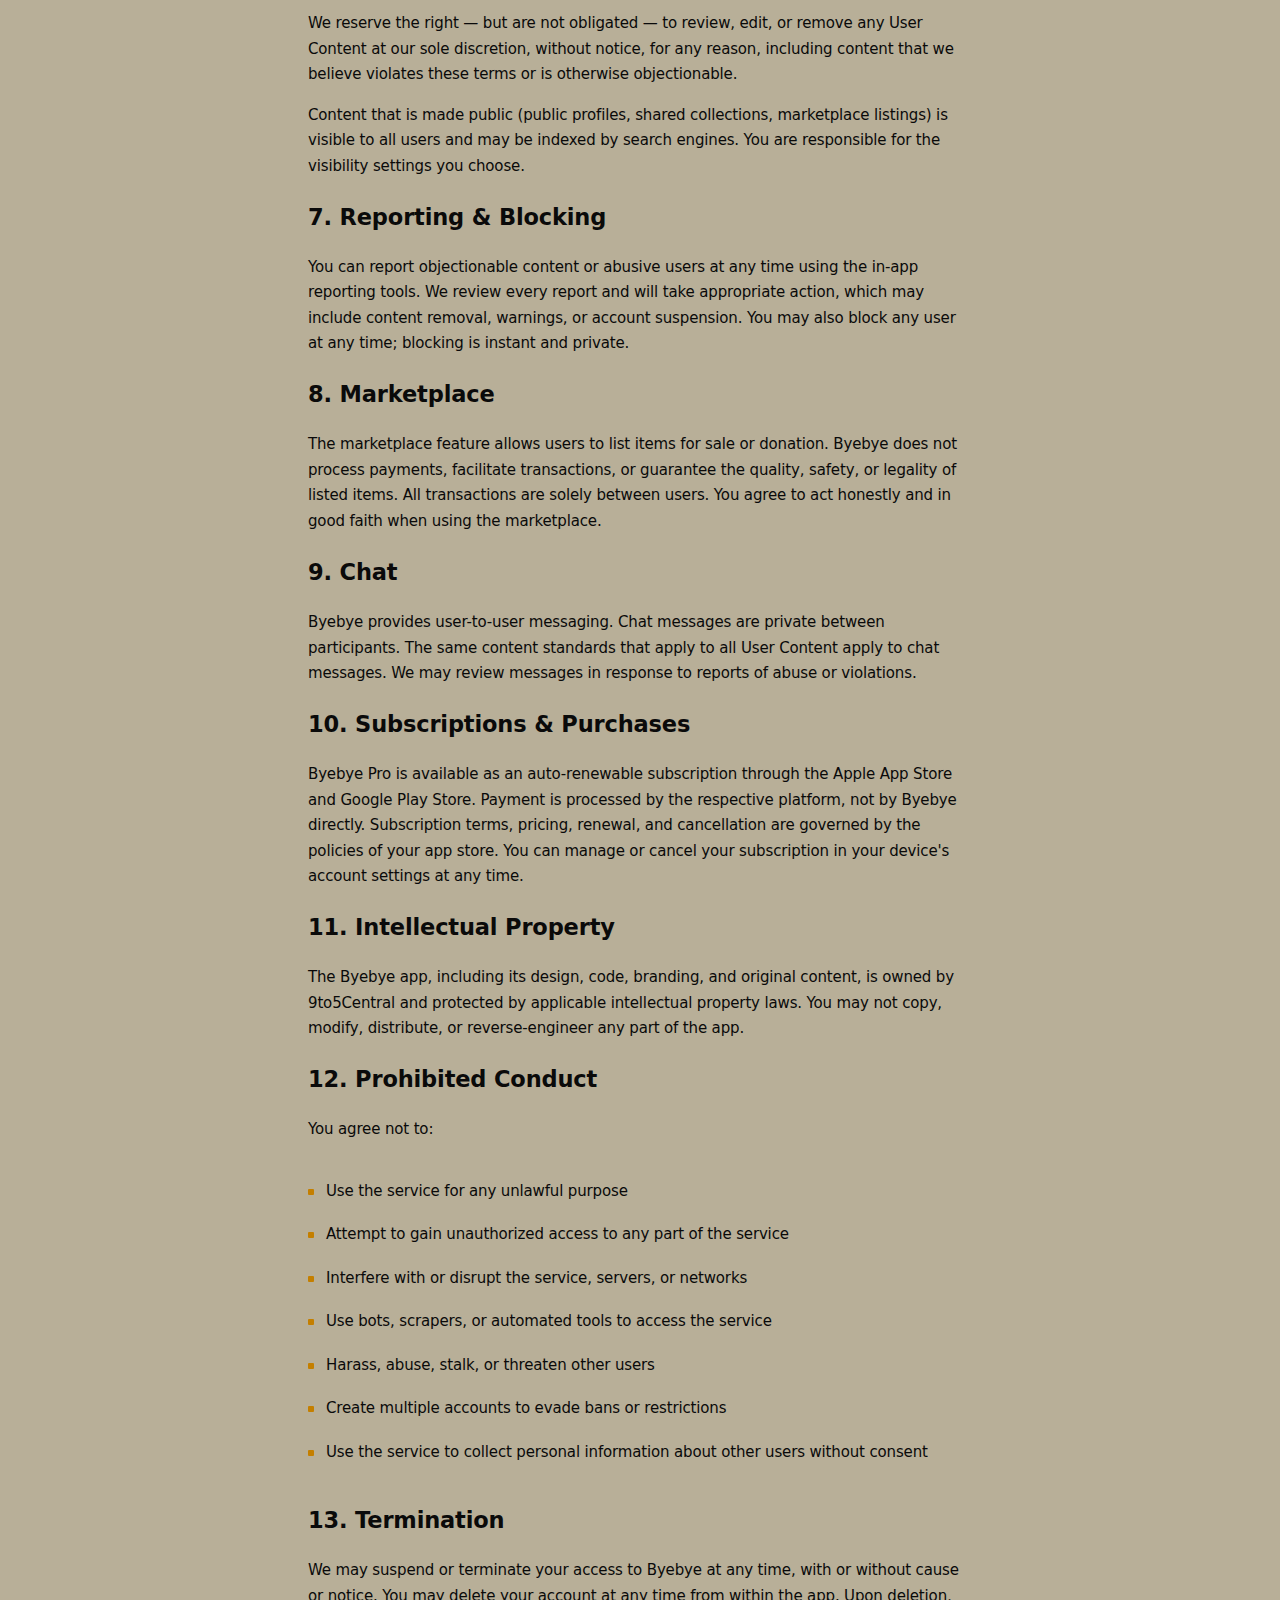
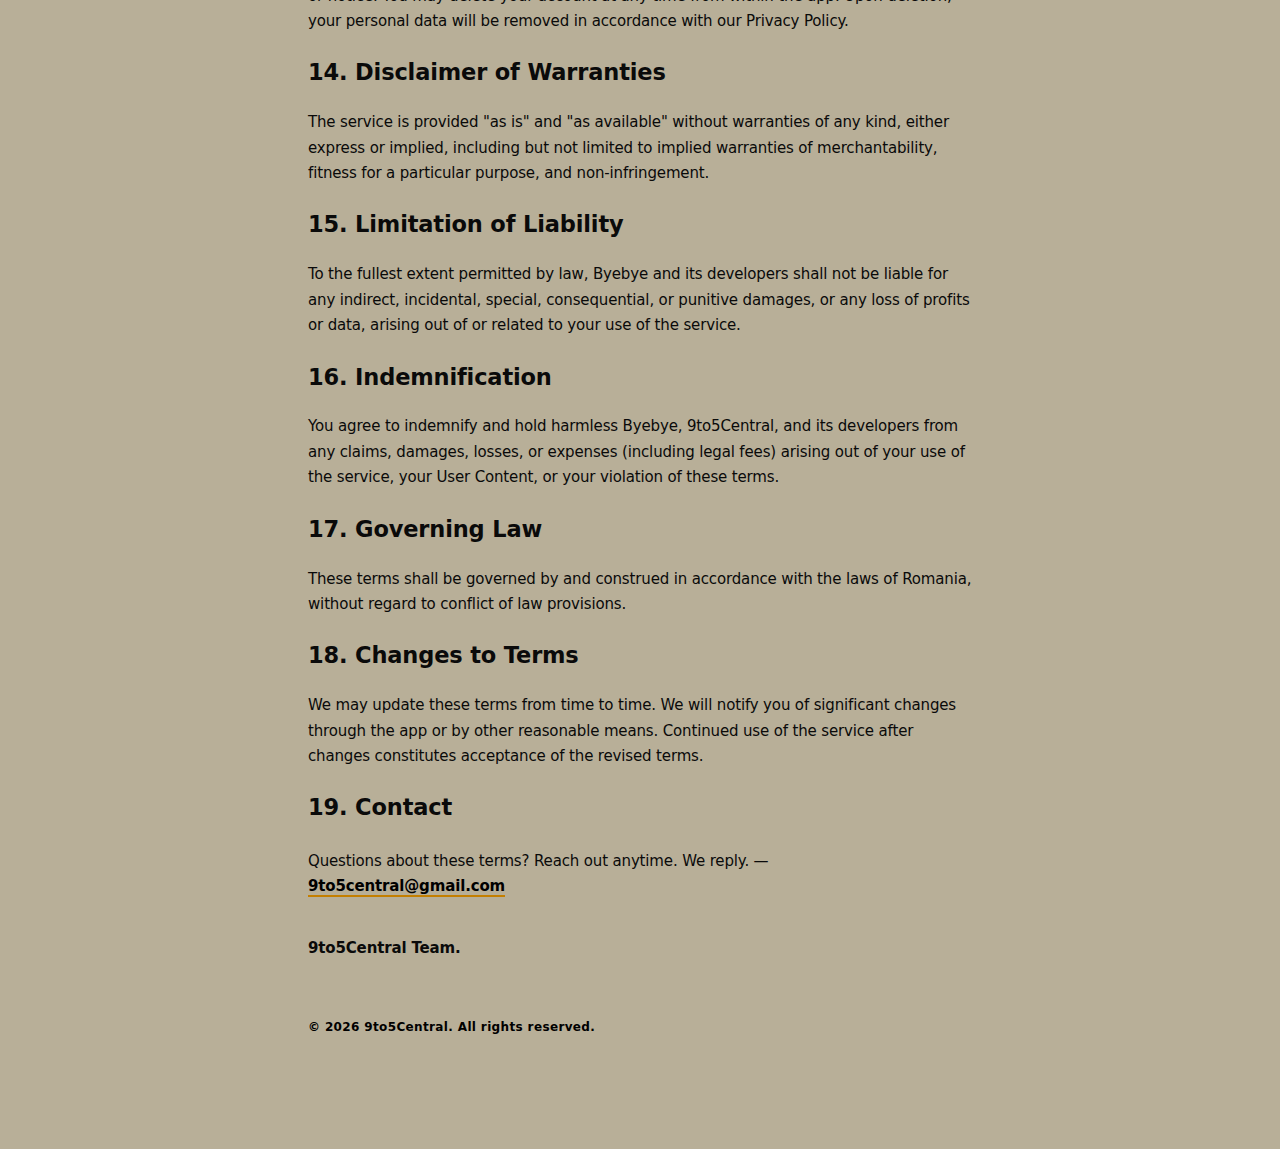
<file: byebye/terms-conditions.html>
<!doctype html>
<html lang="en">
<head>
  <meta charset="utf-8">
  <meta name="viewport" content="width=device-width, initial-scale=1">
  <title>Terms & Conditions | Byebye</title>
  <link rel="preconnect" href="https://fonts.googleapis.com">
  <link rel="preconnect" href="https://fonts.gstatic.com" crossorigin>
  <link href="https://fonts.googleapis.com/css2?family=Zalando+Sans+Expanded:wght@400;500;600;700;900&display=swap" rel="stylesheet">
  <link rel="stylesheet" href="/styles.css">
</head>
<body>

  <p class="back"><a href="/byebye">&larr; Back</a></p>

  <h1>Terms &amp; Conditions</h1>
  <div class="meta">Byebye &mdash; Last updated: April 2026</div>

  <h2>1. Acceptance of Terms</h2>
  <p>
    By creating an account or using Byebye, you agree to these Terms &amp; Conditions,
    our <a href="/byebye/privacy-policy.html">Privacy Policy</a>, and any additional
    guidelines referenced within. If you do not agree, please do not use the app.
  </p>

  <h2>2. About the Service</h2>
  <p>
    Byebye is a personal inventory and awareness tool that helps you understand the
    true cost of owning things over time. Features include item tracking, usage logging,
    insights, collections, spaces, public profiles, a community marketplace, and
    user-to-user chat.
  </p>

  <h2>3. Eligibility</h2>
  <p>
    You must be at least 13 years old to use Byebye. By using the app, you represent
    that you meet this age requirement. If you are under 18, you confirm that a parent
    or legal guardian has reviewed and agreed to these terms on your behalf.
  </p>

  <h2>4. Your Account</h2>
  <p>
    You are responsible for maintaining the confidentiality of your account credentials
    and for all activity that occurs under your account. You agree to provide accurate
    information and to keep it up to date. We reserve the right to suspend or terminate
    accounts that violate these terms.
  </p>

  <h2>5. User-Generated Content</h2>
  <p>
    Byebye allows you to create and share content, including item descriptions, photos,
    collection names, space descriptions, marketplace listings, chat messages, profile
    information, and labels ("User Content"). You retain ownership of your User Content,
    but by posting it on Byebye you grant us a non-exclusive, worldwide, royalty-free
    license to use, display, and distribute it within the service.
  </p>
  <p><strong>You are solely responsible for the content you post.</strong> You agree that your User Content will not:</p>
  <ul>
    <li>Contain hate speech, threats, harassment, bullying, or discrimination</li>
    <li>Include sexually explicit, obscene, or pornographic material</li>
    <li>Promote violence, self-harm, or illegal activities</li>
    <li>Infringe on any third party's intellectual property or privacy rights</li>
    <li>Contain spam, misleading information, or commercial solicitations</li>
    <li>Include malware, phishing attempts, or harmful links</li>
    <li>Impersonate another person or entity</li>
    <li>Violate any applicable law or regulation</li>
  </ul>

  <h2>6. Content Moderation</h2>
  <p>
    We reserve the right &mdash; but are not obligated &mdash; to review, edit, or remove
    any User Content at our sole discretion, without notice, for any reason, including
    content that we believe violates these terms or is otherwise objectionable.
  </p>
  <p>
    Content that is made public (public profiles, shared collections, marketplace listings)
    is visible to all users and may be indexed by search engines. You are responsible for
    the visibility settings you choose.
  </p>

  <h2>7. Reporting &amp; Blocking</h2>
  <p>
    You can report objectionable content or abusive users at any time using the in-app
    reporting tools. We review every report and will take appropriate action, which may
    include content removal, warnings, or account suspension. You may also block any user
    at any time; blocking is instant and private.
  </p>

  <h2>8. Marketplace</h2>
  <p>
    The marketplace feature allows users to list items for sale or donation. Byebye does
    not process payments, facilitate transactions, or guarantee the quality, safety, or
    legality of listed items. All transactions are solely between users. You agree to
    act honestly and in good faith when using the marketplace.
  </p>

  <h2>9. Chat</h2>
  <p>
    Byebye provides user-to-user messaging. Chat messages are private between participants.
    The same content standards that apply to all User Content apply to chat messages. We may
    review messages in response to reports of abuse or violations.
  </p>

  <h2>10. Subscriptions &amp; Purchases</h2>
  <p>
    Byebye Pro is available as an auto-renewable subscription through the Apple App Store
    and Google Play Store. Payment is processed by the respective platform, not by Byebye
    directly. Subscription terms, pricing, renewal, and cancellation are governed by the
    policies of your app store. You can manage or cancel your subscription in your device's
    account settings at any time.
  </p>

  <h2>11. Intellectual Property</h2>
  <p>
    The Byebye app, including its design, code, branding, and original content, is owned
    by 9to5Central and protected by applicable intellectual property laws. You may not copy,
    modify, distribute, or reverse-engineer any part of the app.
  </p>

  <h2>12. Prohibited Conduct</h2>
  <p>You agree not to:</p>
  <ul>
    <li>Use the service for any unlawful purpose</li>
    <li>Attempt to gain unauthorized access to any part of the service</li>
    <li>Interfere with or disrupt the service, servers, or networks</li>
    <li>Use bots, scrapers, or automated tools to access the service</li>
    <li>Harass, abuse, stalk, or threaten other users</li>
    <li>Create multiple accounts to evade bans or restrictions</li>
    <li>Use the service to collect personal information about other users without consent</li>
  </ul>

  <h2>13. Termination</h2>
  <p>
    We may suspend or terminate your access to Byebye at any time, with or without cause
    or notice. You may delete your account at any time from within the app. Upon deletion,
    your personal data will be removed in accordance with our Privacy Policy.
  </p>

  <h2>14. Disclaimer of Warranties</h2>
  <p>
    The service is provided "as is" and "as available" without warranties of any kind,
    either express or implied, including but not limited to implied warranties of
    merchantability, fitness for a particular purpose, and non-infringement.
  </p>

  <h2>15. Limitation of Liability</h2>
  <p>
    To the fullest extent permitted by law, Byebye and its developers shall not be liable
    for any indirect, incidental, special, consequential, or punitive damages, or any loss
    of profits or data, arising out of or related to your use of the service.
  </p>

  <h2>16. Indemnification</h2>
  <p>
    You agree to indemnify and hold harmless Byebye, 9to5Central, and its developers from
    any claims, damages, losses, or expenses (including legal fees) arising out of your use
    of the service, your User Content, or your violation of these terms.
  </p>

  <h2>17. Governing Law</h2>
  <p>
    These terms shall be governed by and construed in accordance with the laws of Romania,
    without regard to conflict of law provisions.
  </p>

  <h2>18. Changes to Terms</h2>
  <p>
    We may update these terms from time to time. We will notify you of significant changes
    through the app or by other reasonable means. Continued use of the service after changes
    constitutes acceptance of the revised terms.
  </p>

  <h2>19. Contact</h2>
  <p class="meta">
    Questions about these terms? Reach out anytime. We reply. &mdash;
    <a href="mailto:9to5central@gmail.com">9to5central@gmail.com</a>
  </p>

  <p class="signature">
    9to5Central Team.
  </p>

  <p class="copyright">
    &copy; <span id="year"></span> 9to5Central. All rights reserved.
  </p>

  <script>
    document.getElementById("year").textContent = new Date().getFullYear();
  </script>

</body>
</html>
</file>
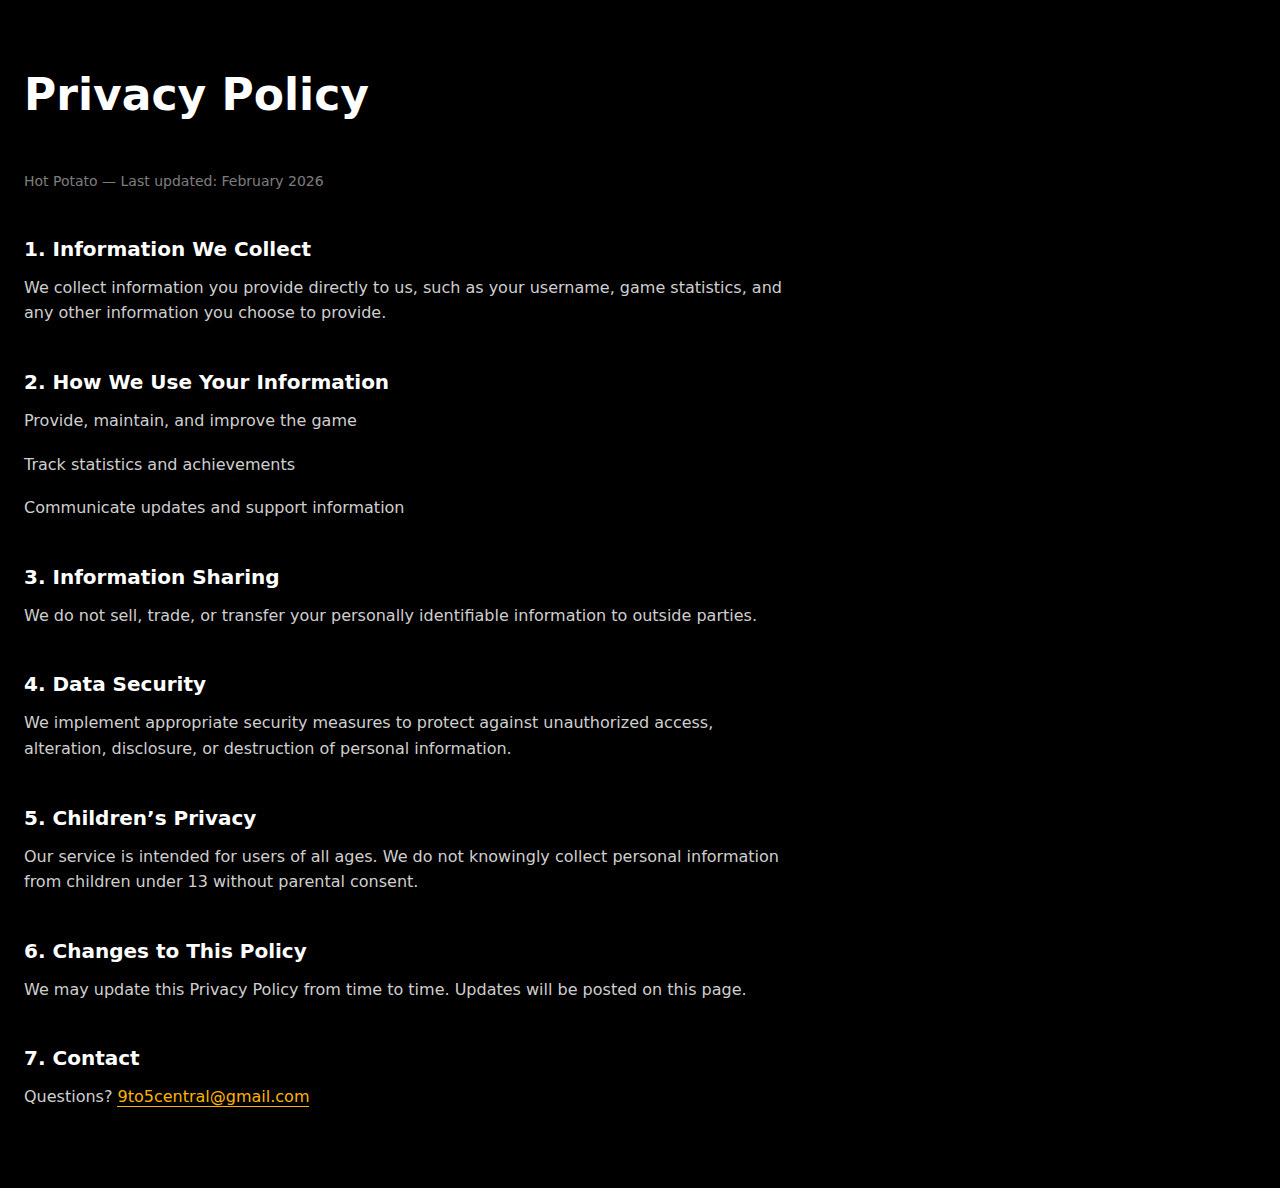
<file: hotpotato/privacy-policy.html>
<!doctype html>
<html lang="en">
<head>
  <meta charset="utf-8">
  <meta name="viewport" content="width=device-width, initial-scale=1">
  <title>Privacy Policy | Hot Potato</title>
  <style>
  body {
    margin: 0;
    padding: 60px 24px;
    max-width: 760px;
    background: #000;
    color: #cfcfcf;
    font-family: system-ui, -apple-system, Segoe UI, Roboto, sans-serif;
    line-height: 1.6;
  }

  h1 {
    font-size: 44px;
    margin: 0 0 40px;
    font-weight: 700;
    color: #ffffff;
  }

  h2 {
    font-size: 20px;
    margin: 40px 0 10px;
    font-weight: 600;
    color: #ffffff;
  }

  p, li {
    margin: 0 0 18px;
  }

  ul {
    list-style: none;
    padding: 0;
    margin: 0 0 40px;
  }

  a {
    text-decoration: none;
    color: #ffb300;
    border-bottom: 1px solid #ffb300;
  }

  a:hover {
    opacity: 0.7;
  }

  .meta {
    font-size: 14px;
    opacity: 0.6;
    margin-bottom: 40px;
  }
</style>
</head>
<body>

  <h1>Privacy Policy</h1>
  <div class="meta">Hot Potato — Last updated: February 2026</div>

  <h2>1. Information We Collect</h2>
  <p>
    We collect information you provide directly to us, such as your username,
    game statistics, and any other information you choose to provide.
  </p>

  <h2>2. How We Use Your Information</h2>
  <ul>
    <li>Provide, maintain, and improve the game</li>
    <li>Track statistics and achievements</li>
    <li>Communicate updates and support information</li>
  </ul>

  <h2>3. Information Sharing</h2>
  <p>
    We do not sell, trade, or transfer your personally identifiable information
    to outside parties.
  </p>

  <h2>4. Data Security</h2>
  <p>
    We implement appropriate security measures to protect against unauthorized
    access, alteration, disclosure, or destruction of personal information.
  </p>

  <h2>5. Children’s Privacy</h2>
  <p>
    Our service is intended for users of all ages. We do not knowingly collect
    personal information from children under 13 without parental consent.
  </p>

  <h2>6. Changes to This Policy</h2>
  <p>
    We may update this Privacy Policy from time to time. Updates will be posted
    on this page.
  </p>

  <h2>7. Contact</h2>
  <p>
    Questions? <a href="mailto:9to5central@gmail.com">9to5central@gmail.com</a>
  </p>

</body>
</html>
</file>
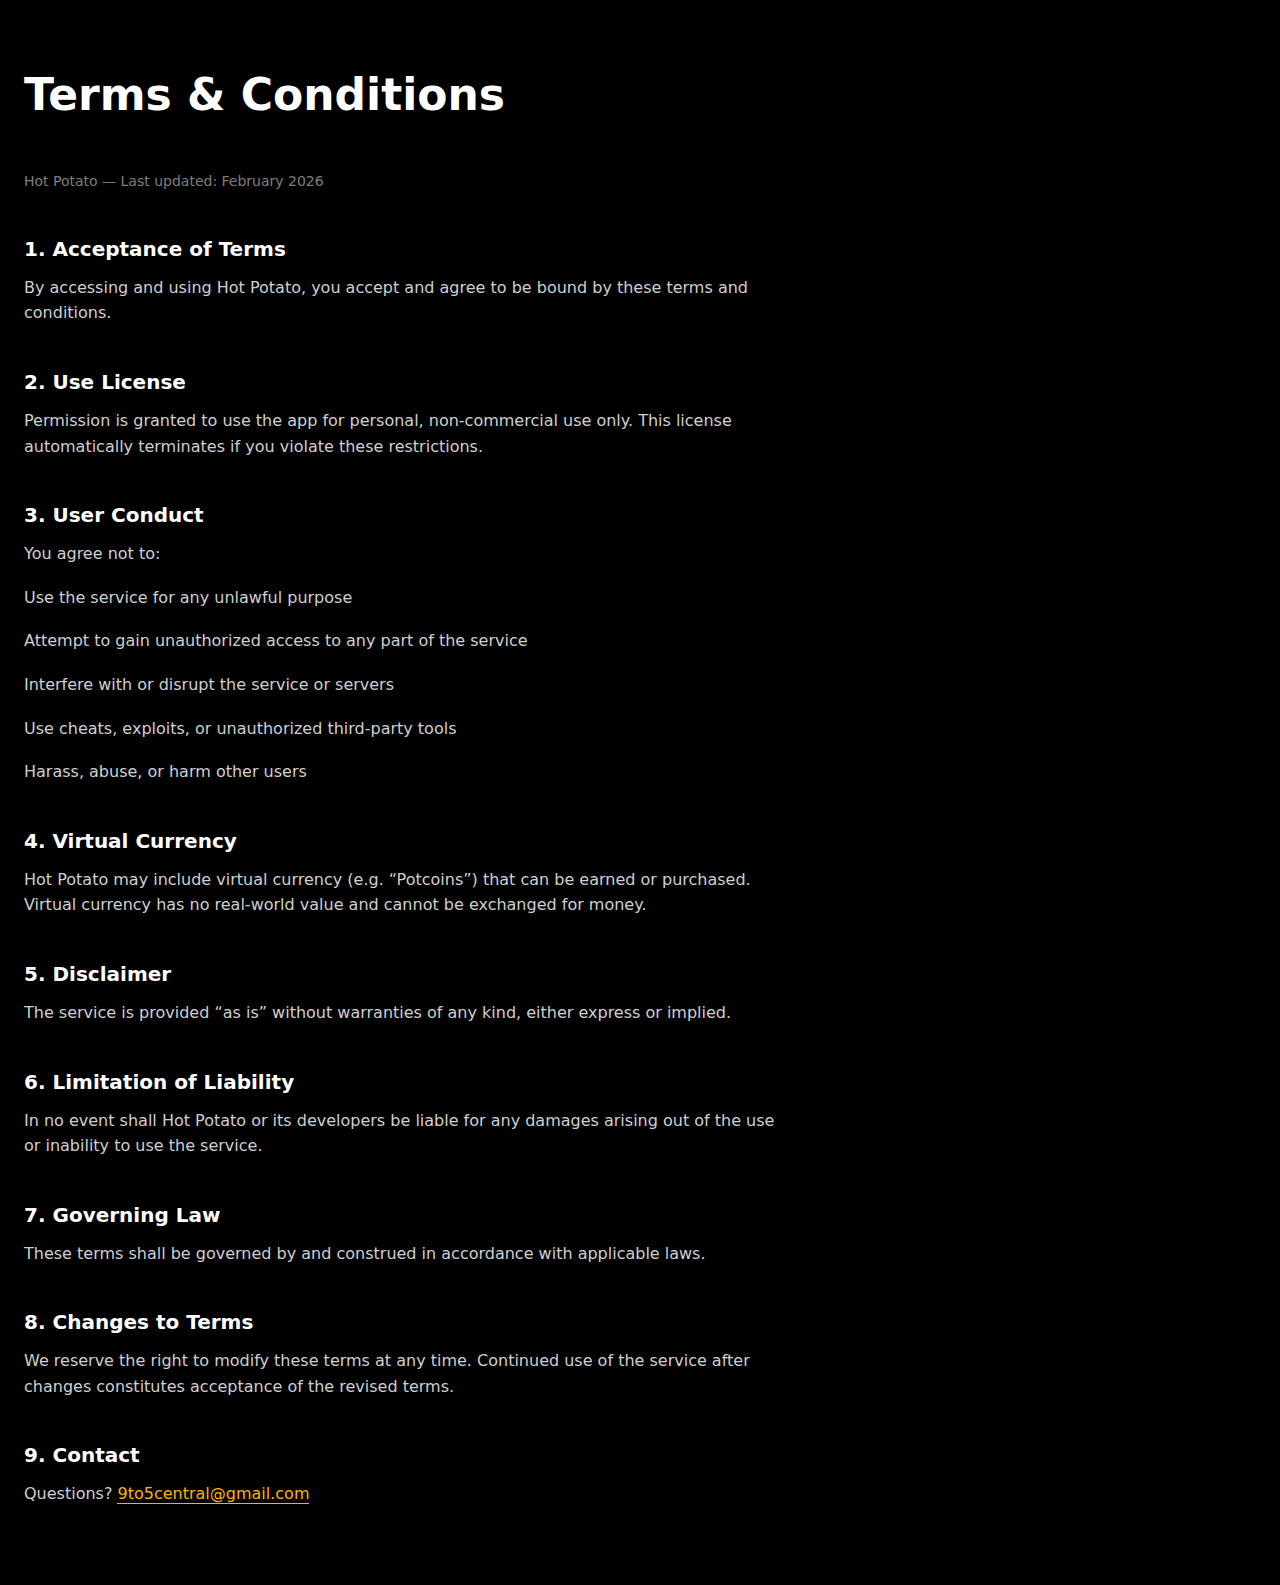
<file: hotpotato/terms-conditions.html>
<!doctype html>
<html lang="en">
<head>
  <meta charset="utf-8">
  <meta name="viewport" content="width=device-width, initial-scale=1">
  <title>Terms & Conditions | Hot Potato</title>
  <style>
  body {
    margin: 0;
    padding: 60px 24px;
    max-width: 760px;
    background: #000;
    color: #cfcfcf;
    font-family: system-ui, -apple-system, Segoe UI, Roboto, sans-serif;
    line-height: 1.6;
  }

  h1 {
    font-size: 44px;
    margin: 0 0 40px;
    font-weight: 700;
    color: #ffffff;
  }

  h2 {
    font-size: 20px;
    margin: 40px 0 10px;
    font-weight: 600;
    color: #ffffff;
  }

  p, li {
    margin: 0 0 18px;
  }

  ul {
    list-style: none;
    padding: 0;
    margin: 0 0 40px;
  }

  a {
    text-decoration: none;
    color: #ffb300;
    border-bottom: 1px solid #ffb300;
  }

  a:hover {
    opacity: 0.7;
  }

  .meta {
    font-size: 14px;
    opacity: 0.6;
    margin-bottom: 40px;
  }
</style>
</head>
<body>

  <h1>Terms & Conditions</h1>
  <div class="meta">Hot Potato — Last updated: February 2026</div>

  <h2>1. Acceptance of Terms</h2>
  <p>
    By accessing and using Hot Potato, you accept and agree to be bound by
    these terms and conditions.
  </p>

  <h2>2. Use License</h2>
  <p>
    Permission is granted to use the app for personal, non-commercial use only.
    This license automatically terminates if you violate these restrictions.
  </p>

  <h2>3. User Conduct</h2>
  <p>You agree not to:</p>
  <ul>
    <li>Use the service for any unlawful purpose</li>
    <li>Attempt to gain unauthorized access to any part of the service</li>
    <li>Interfere with or disrupt the service or servers</li>
    <li>Use cheats, exploits, or unauthorized third-party tools</li>
    <li>Harass, abuse, or harm other users</li>
  </ul>

  <h2>4. Virtual Currency</h2>
  <p>
    Hot Potato may include virtual currency (e.g. “Potcoins”) that can be
    earned or purchased. Virtual currency has no real-world value and cannot
    be exchanged for money.
  </p>

  <h2>5. Disclaimer</h2>
  <p>
    The service is provided “as is” without warranties of any kind,
    either express or implied.
  </p>

  <h2>6. Limitation of Liability</h2>
  <p>
    In no event shall Hot Potato or its developers be liable for any damages
    arising out of the use or inability to use the service.
  </p>

  <h2>7. Governing Law</h2>
  <p>
    These terms shall be governed by and construed in accordance with
    applicable laws.
  </p>

  <h2>8. Changes to Terms</h2>
  <p>
    We reserve the right to modify these terms at any time. Continued use
    of the service after changes constitutes acceptance of the revised terms.
  </p>

  <h2>9. Contact</h2>
  <p>
    Questions? <a href="mailto:9to5central@gmail.com">9to5central@gmail.com</a>
  </p>

</body>
</html>
</file>
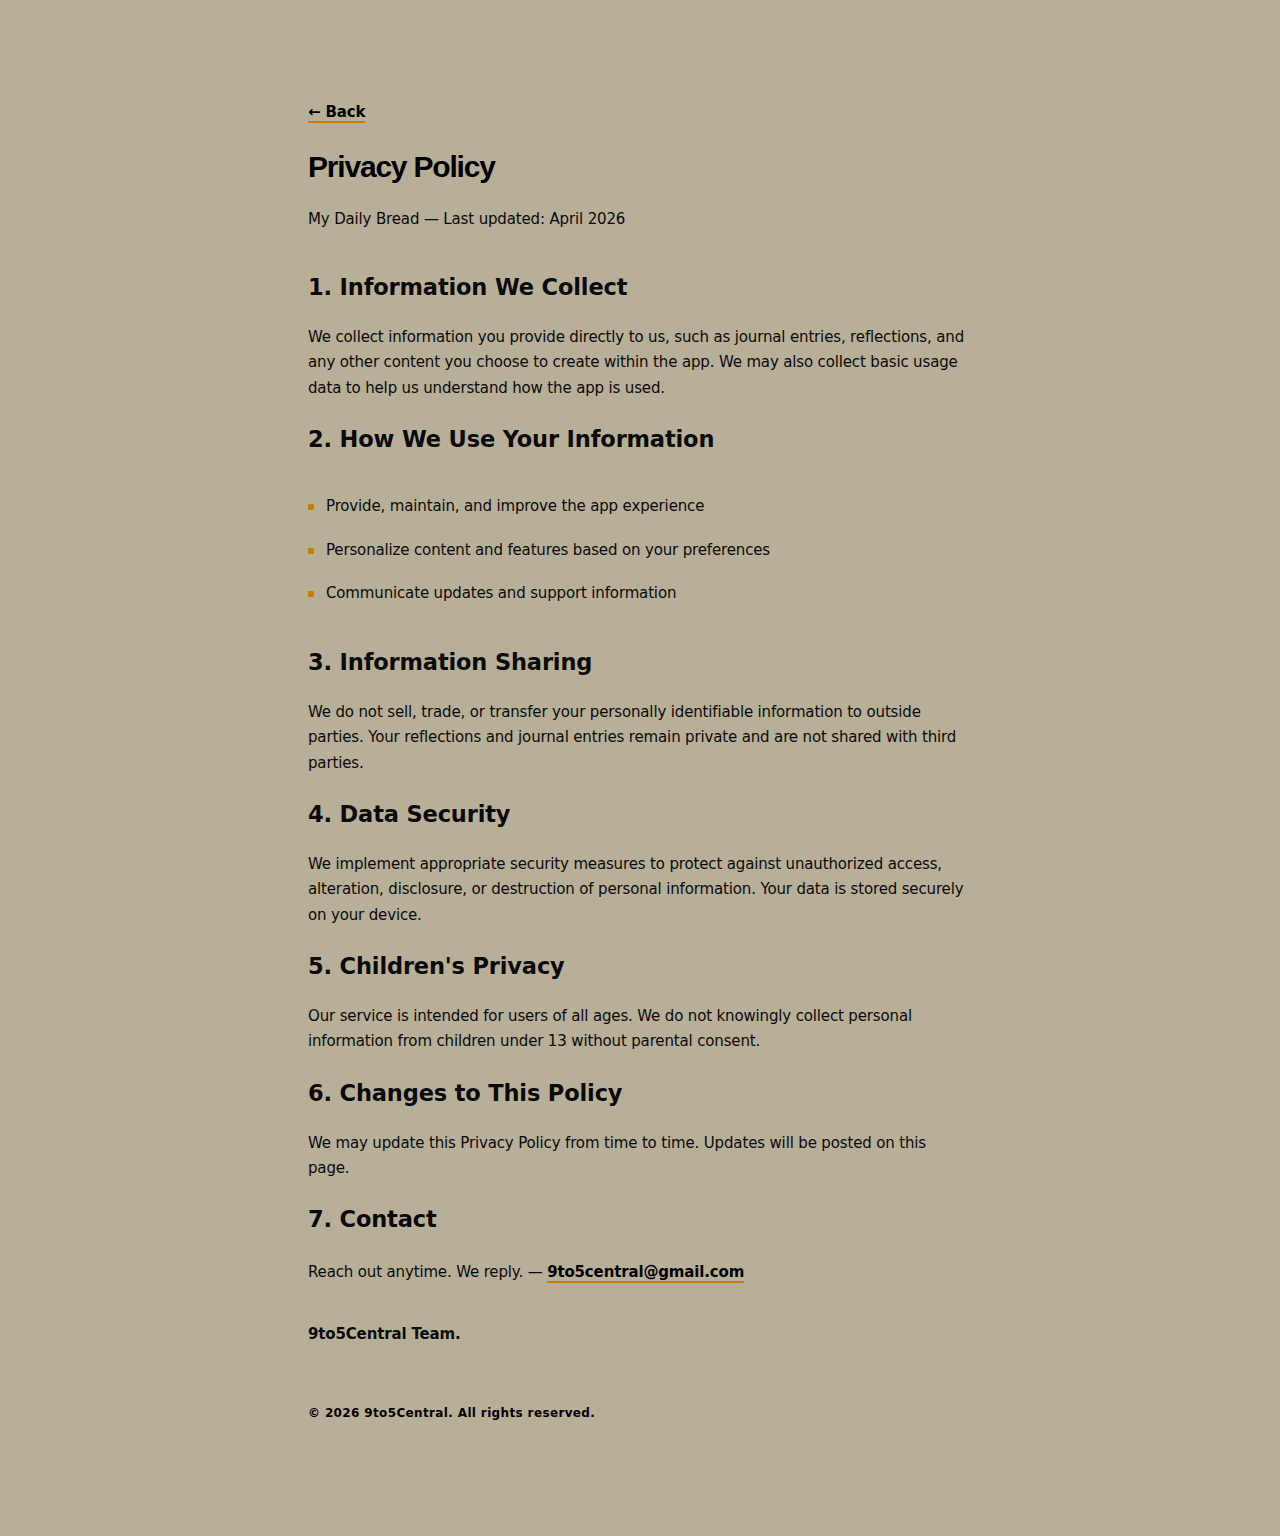
<file: mydailybread/privacy-policy.html>
<!doctype html>
<html lang="en">
<head>
  <meta charset="utf-8">
  <meta name="viewport" content="width=device-width, initial-scale=1">
  <title>Privacy Policy | My Daily Bread</title>
  <link rel="preconnect" href="https://fonts.googleapis.com">
  <link rel="preconnect" href="https://fonts.gstatic.com" crossorigin>
  <link href="https://fonts.googleapis.com/css2?family=Zalando+Sans+Expanded:wght@400;500;600;700;900&display=swap" rel="stylesheet">
  <link rel="stylesheet" href="/styles.css">
</head>
<body>

  <p class="back"><a href="/mydailybread">← Back</a></p>

  <h1>Privacy Policy</h1>
  <div class="meta">My Daily Bread — Last updated: April 2026</div>

  <h2>1. Information We Collect</h2>
  <p>
    We collect information you provide directly to us, such as journal entries,
    reflections, and any other content you choose to create within the app. We may
    also collect basic usage data to help us understand how the app is used.
  </p>

  <h2>2. How We Use Your Information</h2>
  <ul>
    <li>Provide, maintain, and improve the app experience</li>
    <li>Personalize content and features based on your preferences</li>
    <li>Communicate updates and support information</li>
  </ul>

  <h2>3. Information Sharing</h2>
  <p>
    We do not sell, trade, or transfer your personally identifiable information
    to outside parties. Your reflections and journal entries remain private and
    are not shared with third parties.
  </p>

  <h2>4. Data Security</h2>
  <p>
    We implement appropriate security measures to protect against unauthorized
    access, alteration, disclosure, or destruction of personal information.
    Your data is stored securely on your device.
  </p>

  <h2>5. Children's Privacy</h2>
  <p>
    Our service is intended for users of all ages. We do not knowingly collect
    personal information from children under 13 without parental consent.
  </p>

  <h2>6. Changes to This Policy</h2>
  <p>
    We may update this Privacy Policy from time to time. Updates will be posted
    on this page.
  </p>

  <h2>7. Contact</h2>
<p class="meta">
  Reach out anytime. We reply. —
  <a href="mailto:9to5central@gmail.com">9to5central@gmail.com</a>
</p>

<p class="signature">
  9to5Central Team.
</p>

<p class="copyright">
  © <span id="year"></span> 9to5Central. All rights reserved.
</p>

<script>
  document.getElementById("year").textContent = new Date().getFullYear();
</script>

</body>
</html>
</file>
<file: styles.css>
/* 9to5Central 2026 – clean light */

:root {
  --bg: #b8af98;
  --text: #0a0a0a;
  --muted: #5a5549;
  --heading: #000000;
  --accent: #c47f00;

  --ph-1: color-mix(in srgb, var(--bg), white 35%);
  --ph-2: color-mix(in srgb, var(--bg), white 22%);
  --ph-3: color-mix(in srgb, var(--bg), white 12%);
  --ph-4: color-mix(in srgb, var(--bg), white 4%);
}

* {
  box-sizing: border-box;
}

html {
  -webkit-font-smoothing: antialiased;
  -moz-osx-font-smoothing: grayscale;
}

body {
  margin: 0 auto;
  padding: 100px 48px;
  max-width: 760px;

  background: var(--bg);
  color: var(--text);

  font-family: 'Space Grotesk', system-ui, -apple-system, sans-serif;
  font-weight: 400;
  font-size: 15px;
  line-height: 1.7;
  letter-spacing: -0.01em;
}

/* Fade-in animation */
@keyframes fadeUp {
  from {
    opacity: 0;
    transform: translateY(16px);
  }
  to {
    opacity: 1;
    transform: translateY(0);
  }
}

h1,
.meta,
ul,
.projects,
.signature,
.copyright {
  animation: fadeUp 0.6s ease both;
}

h1            { animation-delay: 0s; }
.meta         { animation-delay: 0.08s; }
ul            { animation-delay: 0.16s; }
.projects     { animation-delay: 0.16s; }
.signature    { animation-delay: 0.24s; }
.copyright    { animation-delay: 0.32s; }

/* H1 */
h1 {
  margin: 0 0 24px;
  font-family: 'Space Grotesk', sans-serif;
  font-size: clamp(22px, 3vw, 30px);
  line-height: 1.1;
  font-weight: 700;
  letter-spacing: -0.04em;
  color: var(--heading);
}

/* List reset */
ul {
  list-style: none;
  padding: 0;
  margin: 36px 0;
}

li {
  margin: 18px 0;
  position: relative;
  padding-left: 18px;
  transition: transform 0.25s ease;
}

li:hover {
  transform: translateX(6px);
}

/* Accent square bullet */
li::before {
  content: "";
  position: absolute;
  left: 0;
  top: 0.65em;
  width: 6px;
  height: 6px;
  background: var(--accent);
  border-radius: 1px;
}

/* Links */
a {
  color: var(--heading);
  font-weight: 700;
  text-decoration: none;
  position: relative;
  transition: color 0.2s ease;
}

a::after {
  content: "";
  position: absolute;
  bottom: -2px;
  left: 0;
  width: 100%;
  height: 2px;
  background: var(--accent);
  transform-origin: right;
  transform: scaleX(1);
  transition: transform 0.3s ease;
}

a:hover::after {
  transform-origin: right;
  transform: scaleX(0);
  transition: transform 0.2s ease;
}

a:hover::after {
  animation: underlineRebuilds 0.85s ease forwards;
}

@keyframes underlineRebuilds {
  0%   { transform-origin: right;  transform: scaleX(1); }
  40%  { transform-origin: right;  transform: scaleX(0); }
  41%  { transform-origin: left;   transform: scaleX(0); }
  100% { transform-origin: left;   transform: scaleX(1); }
}

/* Projects grid */
.projects {
  display: grid;
  grid-template-columns: repeat(3, 1fr);
  gap: 20px;
  margin: 36px 0;
}

.project-card {
  display: block;
  color: var(--heading);
  font-weight: 600;
  text-decoration: none;
  transition: transform 0.25s ease;
}

.project-card:hover {
  transform: translateY(-3px);
}

.project-card::after {
  display: none;
}

.project-img {
  border-radius: 8px;
  overflow: hidden;
  margin-bottom: 10px;
}

.project-img svg {
  display: block;
  width: 100%;
  height: auto;
}

.wave-bg { fill: var(--ph-1); }
.wave-1  { fill: var(--ph-2); }
.wave-2  { fill: var(--ph-3); }
.wave-3  { fill: var(--ph-4); }

.project-info {
  padding-top: 2px;
}

.project-header {
  display: flex;
  align-items: center;
  gap: 6px;
}

.project-name {
  font-size: 13px;
  font-weight: 600;
  letter-spacing: -0.01em;
}

.project-arrow {
  font-size: 18px;
  color: var(--heading);
  transition: color 0.25s ease, transform 0.25s ease;
}

.project-card:hover .project-arrow {
  color: var(--accent);
  transform: translateX(3px);
}

.project-desc {
  display: block;
  margin-top: 2px;
  font-size: 11px;
  font-weight: 400;
  color: var(--text);
  line-height: 1.4;
  letter-spacing: 0;
}

@media (max-width: 600px) {
  .projects {
    grid-template-columns: repeat(2, 1fr);
  }
}

.meta {
  margin: 22px 0 36px;
  color: var(--text);
  max-width: 620px;
}

.projects + .meta {
  margin-top: 48px;
}

/* Store badges */
.badges {
  display: flex;
  gap: 12px;
  margin: 36px 0;
}

.badge {
  display: inline-flex;
  align-items: center;
  gap: 8px;
  padding: 7px 12px;
  background: var(--heading);
  border: 1.5px solid var(--heading);
  border-radius: 8px;
  color: var(--bg);
  text-decoration: none;
  font-weight: 500;
  transition: border-color 0.25s ease, background 0.25s ease;
}

.badge:hover {
  background: var(--accent);
  border-color: var(--accent);
  color: var(--heading);
}

.badge::after {
  display: none;
}

.badge-text {
  font-size: 11px;
  font-weight: 600;
  line-height: 1.2;
  letter-spacing: -0.01em;
}

.badge-text small {
  display: block;
  font-size: 7px;
  font-weight: 400;
  letter-spacing: 0.02em;
}

.legal {
  margin: 36px 0;
  font-size: 12px;
  font-weight: 500;
}

.back {
  margin: 0 0 24px;
}

.back a {
  font-weight: 600;
}

.footer {
  margin-top: 80px;
}

.signature {
  margin-top: 32px;
  font-weight: 600;
}

.copyright {
  margin-top: 56px;
  color: var(--heading);
  font-size: 12px;
  font-weight: 700;
  letter-spacing: 0.03em;
}
</file>
